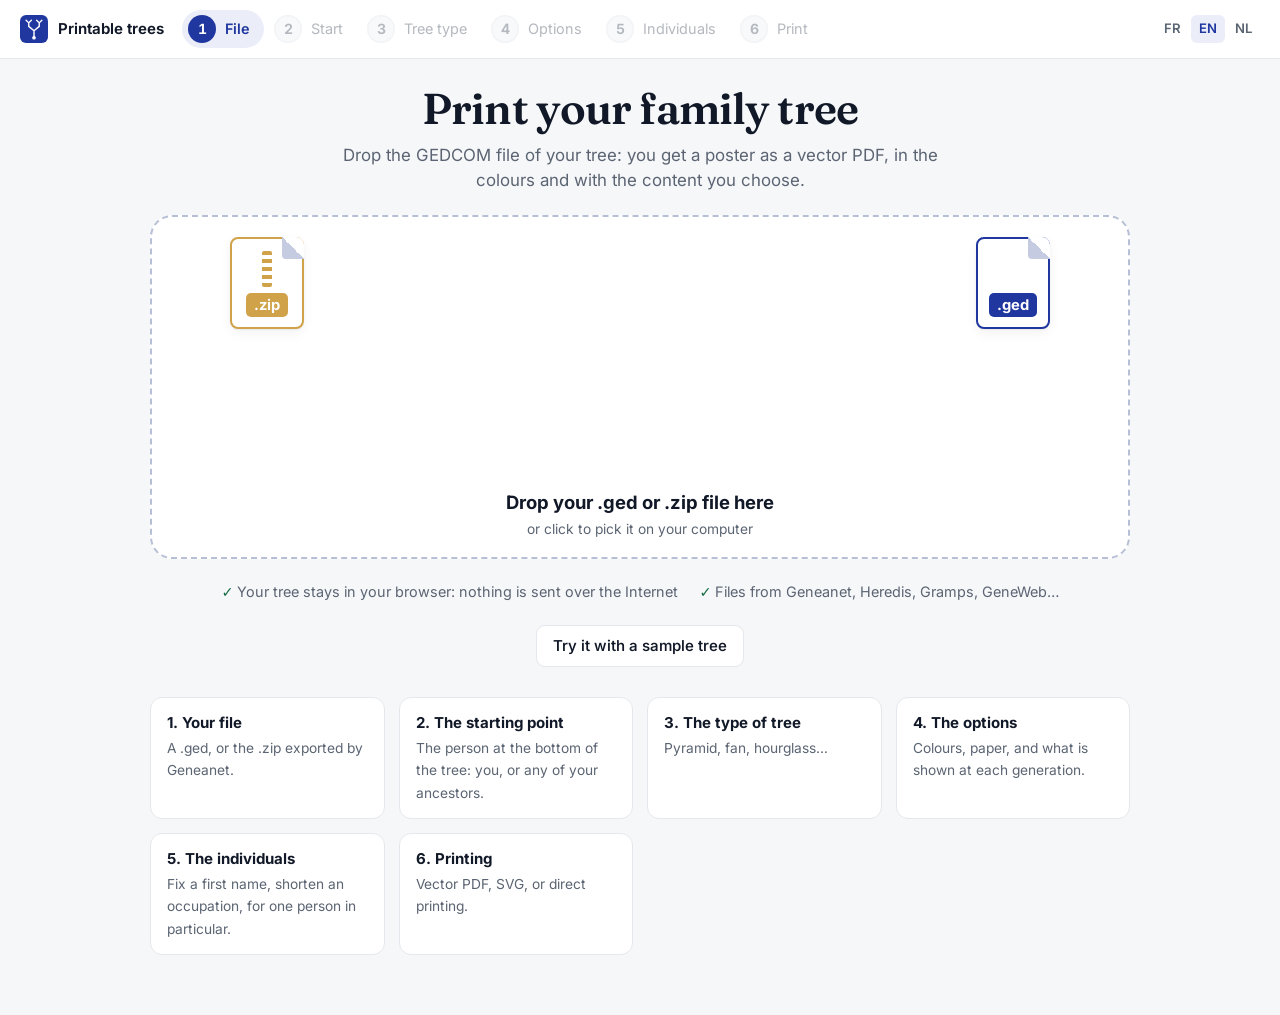
<file: index.html>
<!doctype html>
<html lang="fr">
  <head>
    <meta charset="UTF-8" />
    <meta name="viewport" content="width=device-width, initial-scale=1, viewport-fit=cover" />
    <meta name="theme-color" content="#1f379f" />
    <meta name="description" content="Imprimer son arbre généalogique à partir d’un fichier GEDCOM : pyramide, éventail, sablier. PDF vectoriel, nombreuses couleurs et langues. Rien n’est envoyé sur Internet." />
    <link rel="icon" href="./icon.svg" type="image/svg+xml" />
    <title>Imprimer son arbre généalogique</title>
    <script type="module" crossorigin src="./assets/index-VYJFYdnl.js"></script>
    <link rel="stylesheet" crossorigin href="./assets/index-C0yb7LeR.css">
  </head>
  <body>
    <div id="app"></div>
  </body>
</html>
</file>
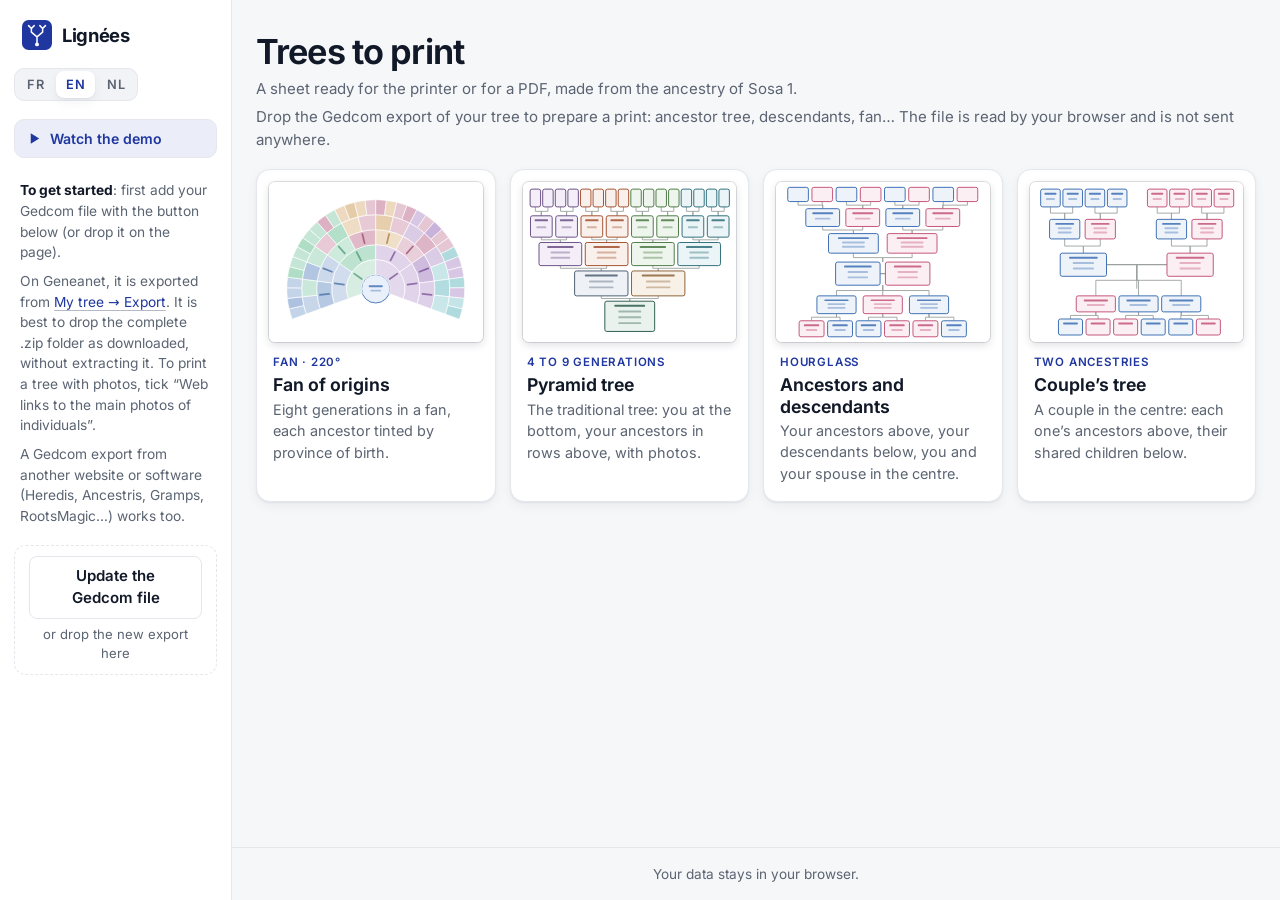
<file: print+en-gb/index.html>
<!doctype html>
<html lang="en-GB">
  <head>
    <meta charset="UTF-8" />
    <meta name="viewport" content="width=device-width, initial-scale=1, viewport-fit=cover" />
    <meta name="theme-color" content="#1f379f" />
    <meta name="description" content="Print your family tree from a GEDCOM file: fan, pyramid, hourglass, couple’s tree. Nothing is sent over the Internet." />
    <link rel="icon" href="../icon.svg" type="image/svg+xml" />
    <link rel="apple-touch-icon" href="../icon-192.png" />
    <meta name="robots" content="index, follow" />
    <title>Print your family tree · Lignées</title>
    <link rel="canonical" href="https://ici.be/gedcom-print/print+en-gb/" />
    <link rel="alternate" hreflang="fr-BE" href="https://ici.be/gedcom-print/print+fr-be/" />
    <link rel="alternate" hreflang="en-GB" href="https://ici.be/gedcom-print/print+en-gb/" />
    <link rel="alternate" hreflang="nl-BE" href="https://ici.be/gedcom-print/print+nl-be/" />
    <link rel="alternate" hreflang="x-default" href="https://ici.be/gedcom-print/" />
    <meta property="og:type" content="website" />
    <meta property="og:site_name" content="Lignées" />
    <meta property="og:title" content="Print your family tree · Lignées" />
    <meta property="og:description" content="Print your family tree from a GEDCOM file: fan, pyramid, hourglass, couple’s tree. Nothing is sent over the Internet." />
    <meta property="og:url" content="https://ici.be/gedcom-print/print+en-gb/" />
    <meta property="og:locale" content="en_GB" />
    <meta property="og:locale:alternate" content="fr_BE" />
    <meta property="og:locale:alternate" content="nl_BE" />
    <meta property="og:image" content="https://ici.be/gedcom-print/partage-print-en.png" />
    <meta property="og:image:width" content="1200" />
    <meta property="og:image:height" content="630" />
    <meta property="og:image:alt" content="A fan of eight generations of ancestors, tinted by province of birth." />
    <meta name="twitter:card" content="summary_large_image" />
    <meta name="twitter:title" content="Print your family tree · Lignées" />
    <meta name="twitter:description" content="Print your family tree from a GEDCOM file: fan, pyramid, hourglass, couple’s tree. Nothing is sent over the Internet." />
    <meta name="twitter:image" content="https://ici.be/gedcom-print/partage-print-en.png" />
    <script type="module" crossorigin src="../assets/jsxRuntime-CO14URlN.js"></script>
    <script type="module" crossorigin src="../assets/main-Bx2-SzTo.js"></script>
    <link rel="stylesheet" crossorigin href="../assets/main-BFWq1Lyw.css">
  <link rel="manifest" href="../manifest.webmanifest"></head>
  <body>
    <div id="app"></div>
  </body>
</html>
</file>
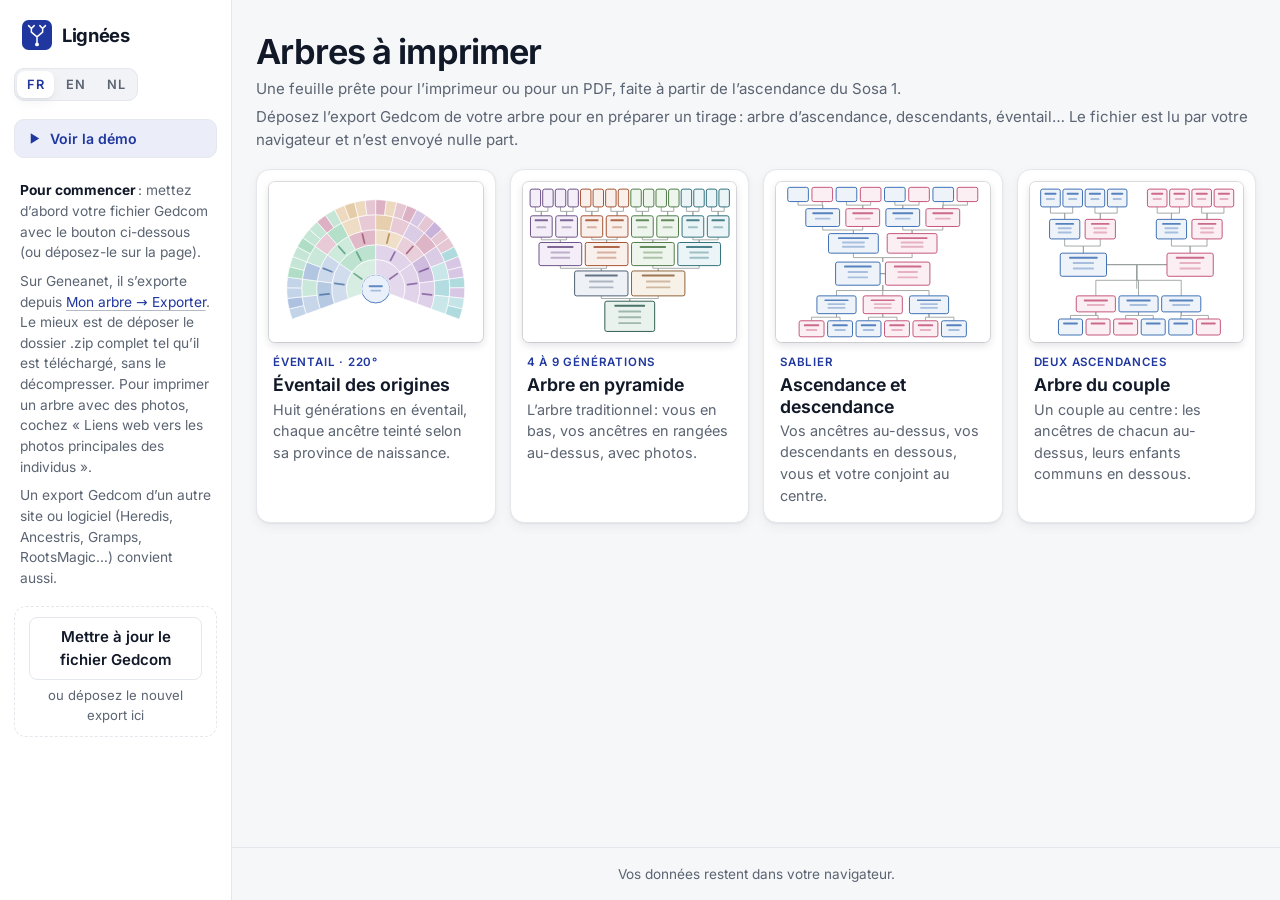
<file: print+fr-be/index.html>
<!doctype html>
<html lang="fr-BE">
  <head>
    <meta charset="UTF-8" />
    <meta name="viewport" content="width=device-width, initial-scale=1, viewport-fit=cover" />
    <meta name="theme-color" content="#1f379f" />
    <meta name="description" content="Imprimer son arbre généalogique à partir d’un fichier GEDCOM : éventail, pyramide, sablier, arbre du couple. Rien n’est envoyé sur Internet." />
    <link rel="icon" href="../icon.svg" type="image/svg+xml" />
    <link rel="apple-touch-icon" href="../icon-192.png" />
    <meta name="robots" content="index, follow" />
    <title>Imprimer son arbre généalogique · Lignées</title>
    <link rel="canonical" href="https://ici.be/gedcom-print/print+fr-be/" />
    <link rel="alternate" hreflang="fr-BE" href="https://ici.be/gedcom-print/print+fr-be/" />
    <link rel="alternate" hreflang="en-GB" href="https://ici.be/gedcom-print/print+en-gb/" />
    <link rel="alternate" hreflang="nl-BE" href="https://ici.be/gedcom-print/print+nl-be/" />
    <link rel="alternate" hreflang="x-default" href="https://ici.be/gedcom-print/" />
    <meta property="og:type" content="website" />
    <meta property="og:site_name" content="Lignées" />
    <meta property="og:title" content="Imprimer son arbre généalogique · Lignées" />
    <meta property="og:description" content="Imprimer son arbre généalogique à partir d’un fichier GEDCOM : éventail, pyramide, sablier, arbre du couple. Rien n’est envoyé sur Internet." />
    <meta property="og:url" content="https://ici.be/gedcom-print/print+fr-be/" />
    <meta property="og:locale" content="fr_BE" />
    <meta property="og:locale:alternate" content="en_GB" />
    <meta property="og:locale:alternate" content="nl_BE" />
    <meta property="og:image" content="https://ici.be/gedcom-print/partage-print-fr.png" />
    <meta property="og:image:width" content="1200" />
    <meta property="og:image:height" content="630" />
    <meta property="og:image:alt" content="Un éventail de huit générations d’ancêtres, teinté selon les provinces de naissance." />
    <meta name="twitter:card" content="summary_large_image" />
    <meta name="twitter:title" content="Imprimer son arbre généalogique · Lignées" />
    <meta name="twitter:description" content="Imprimer son arbre généalogique à partir d’un fichier GEDCOM : éventail, pyramide, sablier, arbre du couple. Rien n’est envoyé sur Internet." />
    <meta name="twitter:image" content="https://ici.be/gedcom-print/partage-print-fr.png" />
    <script type="module" crossorigin src="../assets/jsxRuntime-CO14URlN.js"></script>
    <script type="module" crossorigin src="../assets/main-Bx2-SzTo.js"></script>
    <link rel="stylesheet" crossorigin href="../assets/main-BFWq1Lyw.css">
  <link rel="manifest" href="../manifest.webmanifest"></head>
  <body>
    <div id="app"></div>
  </body>
</html>
</file>
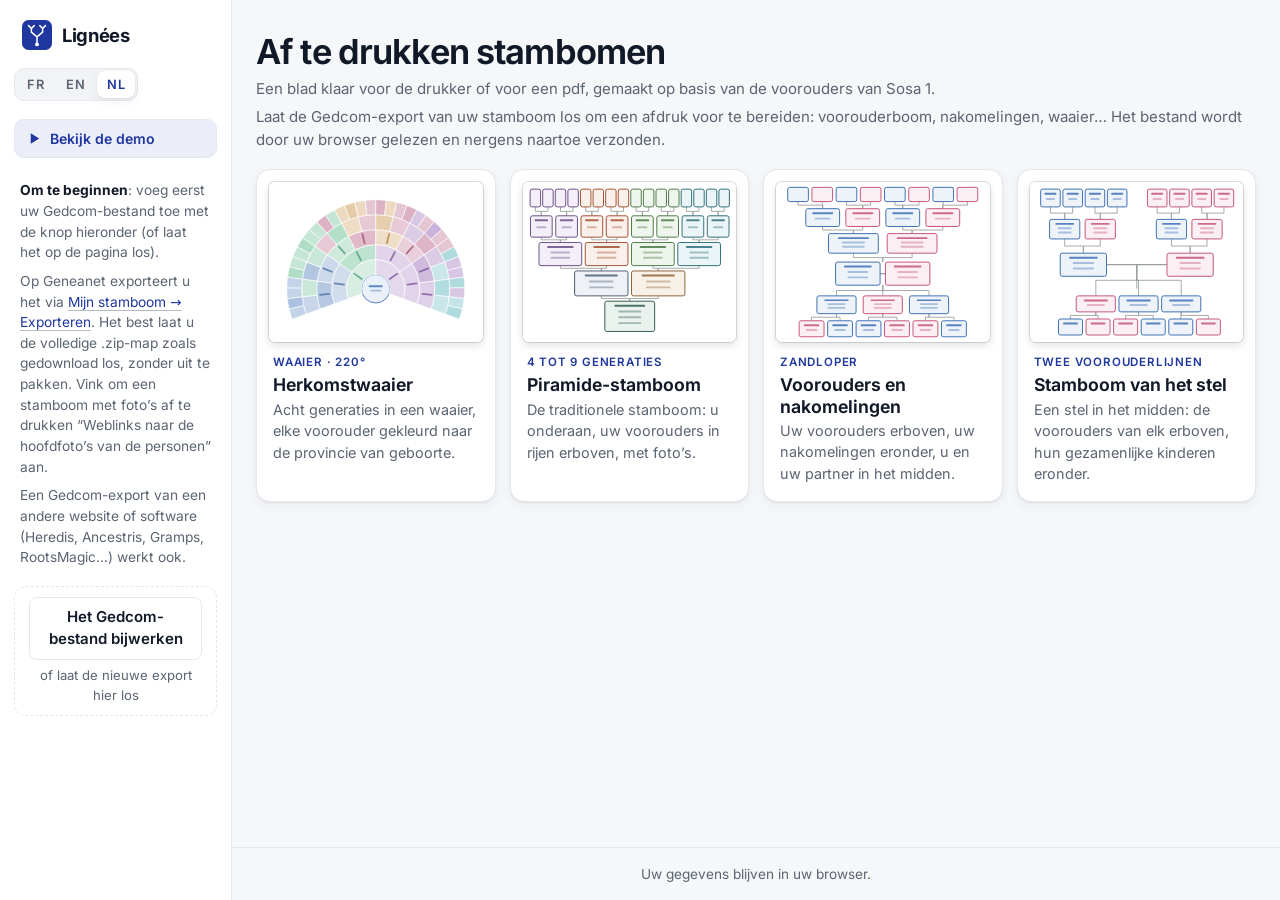
<file: print+nl-be/index.html>
<!doctype html>
<html lang="nl-BE">
  <head>
    <meta charset="UTF-8" />
    <meta name="viewport" content="width=device-width, initial-scale=1, viewport-fit=cover" />
    <meta name="theme-color" content="#1f379f" />
    <meta name="description" content="Druk uw stamboom af op basis van een GEDCOM-bestand: waaier, piramide, zandloper, stamboom van het stel. Er wordt niets over het internet verzonden." />
    <link rel="icon" href="../icon.svg" type="image/svg+xml" />
    <link rel="apple-touch-icon" href="../icon-192.png" />
    <meta name="robots" content="index, follow" />
    <title>Uw stamboom afdrukken · Lignées</title>
    <link rel="canonical" href="https://ici.be/gedcom-print/print+nl-be/" />
    <link rel="alternate" hreflang="fr-BE" href="https://ici.be/gedcom-print/print+fr-be/" />
    <link rel="alternate" hreflang="en-GB" href="https://ici.be/gedcom-print/print+en-gb/" />
    <link rel="alternate" hreflang="nl-BE" href="https://ici.be/gedcom-print/print+nl-be/" />
    <link rel="alternate" hreflang="x-default" href="https://ici.be/gedcom-print/" />
    <meta property="og:type" content="website" />
    <meta property="og:site_name" content="Lignées" />
    <meta property="og:title" content="Uw stamboom afdrukken · Lignées" />
    <meta property="og:description" content="Druk uw stamboom af op basis van een GEDCOM-bestand: waaier, piramide, zandloper, stamboom van het stel. Er wordt niets over het internet verzonden." />
    <meta property="og:url" content="https://ici.be/gedcom-print/print+nl-be/" />
    <meta property="og:locale" content="nl_BE" />
    <meta property="og:locale:alternate" content="fr_BE" />
    <meta property="og:locale:alternate" content="en_GB" />
    <meta property="og:image" content="https://ici.be/gedcom-print/partage-print-nl.png" />
    <meta property="og:image:width" content="1200" />
    <meta property="og:image:height" content="630" />
    <meta property="og:image:alt" content="Een waaier van acht generaties voorouders, gekleurd naar de provincie van geboorte." />
    <meta name="twitter:card" content="summary_large_image" />
    <meta name="twitter:title" content="Uw stamboom afdrukken · Lignées" />
    <meta name="twitter:description" content="Druk uw stamboom af op basis van een GEDCOM-bestand: waaier, piramide, zandloper, stamboom van het stel. Er wordt niets over het internet verzonden." />
    <meta name="twitter:image" content="https://ici.be/gedcom-print/partage-print-nl.png" />
    <script type="module" crossorigin src="../assets/jsxRuntime-CO14URlN.js"></script>
    <script type="module" crossorigin src="../assets/main-Bx2-SzTo.js"></script>
    <link rel="stylesheet" crossorigin href="../assets/main-BFWq1Lyw.css">
  <link rel="manifest" href="../manifest.webmanifest"></head>
  <body>
    <div id="app"></div>
  </body>
</html>
</file>
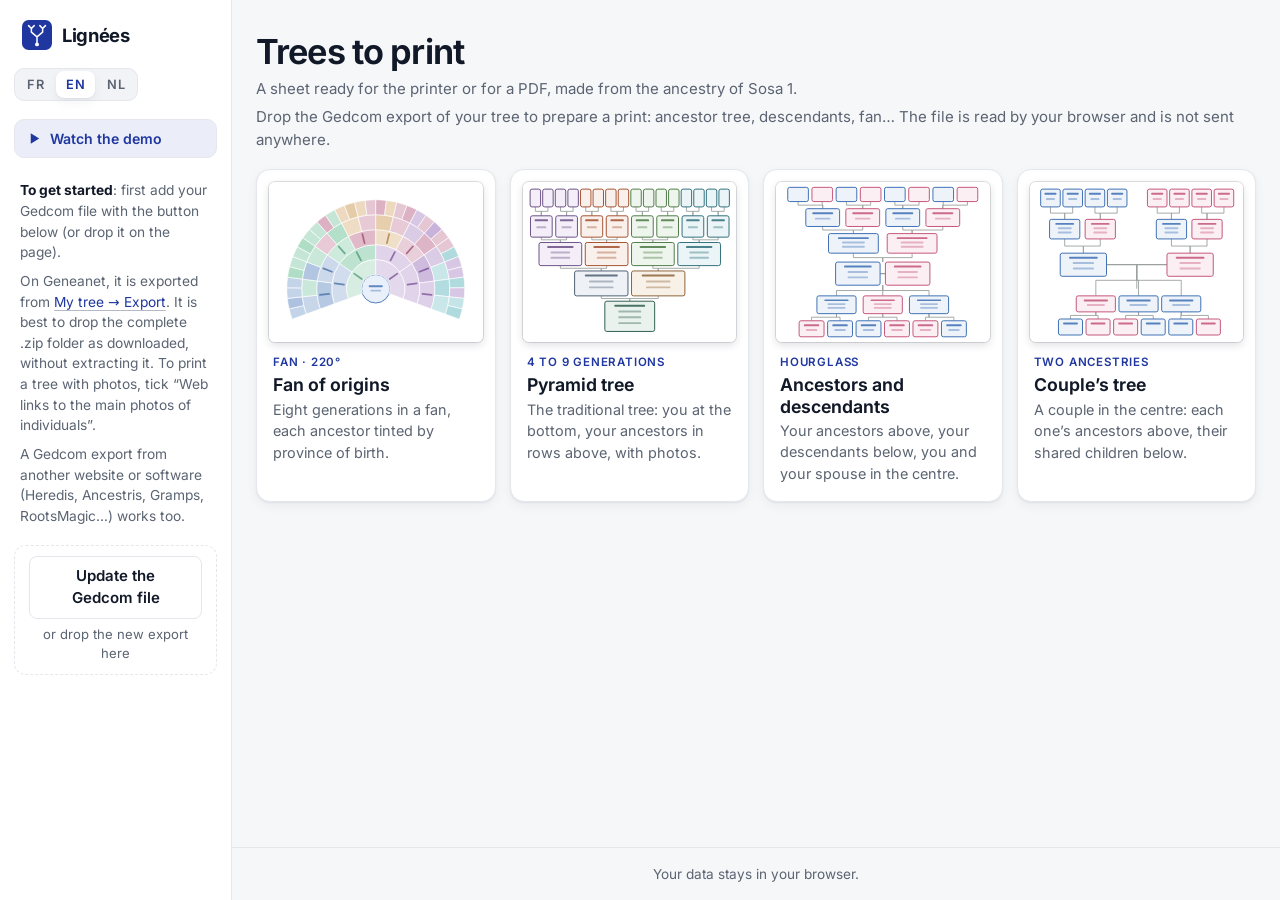
<file: print/index.html>
<!doctype html>
<html lang="fr">
  <head>
    <meta charset="UTF-8" />
    <meta name="viewport" content="width=device-width, initial-scale=1, viewport-fit=cover" />
    <meta name="theme-color" content="#1f379f" />
    <meta name="description" content="Imprimer son arbre généalogique à partir d’un fichier GEDCOM : éventail, pyramide, sablier, arbre du couple. Rien n’est envoyé sur Internet." />
    <link rel="icon" href="../icon.svg" type="image/svg+xml" />
    <link rel="apple-touch-icon" href="../icon-192.png" />
    <meta name="robots" content="index, follow" />
    <title>Imprimer son arbre généalogique · Lignées</title>
    <link rel="canonical" href="https://ici.be/gedcom-print/" />
    <link rel="alternate" hreflang="fr-BE" href="https://ici.be/gedcom-print/print+fr-be/" />
    <link rel="alternate" hreflang="en-GB" href="https://ici.be/gedcom-print/print+en-gb/" />
    <link rel="alternate" hreflang="nl-BE" href="https://ici.be/gedcom-print/print+nl-be/" />
    <link rel="alternate" hreflang="x-default" href="https://ici.be/gedcom-print/" />
    <meta property="og:type" content="website" />
    <meta property="og:site_name" content="Lignées" />
    <meta property="og:title" content="Imprimer son arbre généalogique · Lignées" />
    <meta property="og:description" content="Imprimer son arbre généalogique à partir d’un fichier GEDCOM : éventail, pyramide, sablier, arbre du couple. Rien n’est envoyé sur Internet." />
    <meta property="og:url" content="https://ici.be/gedcom-print/" />
    <meta property="og:locale" content="fr_BE" />
    <meta property="og:locale:alternate" content="fr_BE" />
    <meta property="og:locale:alternate" content="en_GB" />
    <meta property="og:locale:alternate" content="nl_BE" />
    <meta property="og:image" content="https://ici.be/gedcom-print/partage-print-fr.png" />
    <meta property="og:image:width" content="1200" />
    <meta property="og:image:height" content="630" />
    <meta property="og:image:alt" content="Un éventail de huit générations d’ancêtres, teinté selon les provinces de naissance." />
    <meta name="twitter:card" content="summary_large_image" />
    <meta name="twitter:title" content="Imprimer son arbre généalogique · Lignées" />
    <meta name="twitter:description" content="Imprimer son arbre généalogique à partir d’un fichier GEDCOM : éventail, pyramide, sablier, arbre du couple. Rien n’est envoyé sur Internet." />
    <meta name="twitter:image" content="https://ici.be/gedcom-print/partage-print-fr.png" />
    <script type="module" crossorigin src="../assets/jsxRuntime-CO14URlN.js"></script>
    <script type="module" crossorigin src="../assets/main-Bx2-SzTo.js"></script>
    <link rel="stylesheet" crossorigin href="../assets/main-BFWq1Lyw.css">
  <link rel="manifest" href="../manifest.webmanifest"></head>
  <body>
    <div id="app"></div>
  </body>
</html>
</file>
<file: assets/index-C0yb7LeR.css>
@font-face{font-family:Inter Variable;font-style:normal;font-display:swap;font-weight:100 900;src:url(./inter-cyrillic-ext-wght-normal-BOeWTOD4.woff2)format("woff2-variations");unicode-range:U+460-52F,U+1C80-1C8A,U+20B4,U+2DE0-2DFF,U+A640-A69F,U+FE2E-FE2F}@font-face{font-family:Inter Variable;font-style:normal;font-display:swap;font-weight:100 900;src:url(./inter-cyrillic-wght-normal-DqGufNeO.woff2)format("woff2-variations");unicode-range:U+301,U+400-45F,U+490-491,U+4B0-4B1,U+2116}@font-face{font-family:Inter Variable;font-style:normal;font-display:swap;font-weight:100 900;src:url(./inter-greek-ext-wght-normal-DlzME5K_.woff2)format("woff2-variations");unicode-range:U+1F??}@font-face{font-family:Inter Variable;font-style:normal;font-display:swap;font-weight:100 900;src:url(./inter-greek-wght-normal-CkhJZR-_.woff2)format("woff2-variations");unicode-range:U+370-377,U+37A-37F,U+384-38A,U+38C,U+38E-3A1,U+3A3-3FF}@font-face{font-family:Inter Variable;font-style:normal;font-display:swap;font-weight:100 900;src:url(./inter-vietnamese-wght-normal-CBcvBZtf.woff2)format("woff2-variations");unicode-range:U+102-103,U+110-111,U+128-129,U+168-169,U+1A0-1A1,U+1AF-1B0,U+300-301,U+303-304,U+308-309,U+323,U+329,U+1EA0-1EF9,U+20AB}@font-face{font-family:Inter Variable;font-style:normal;font-display:swap;font-weight:100 900;src:url(./inter-latin-ext-wght-normal-DO1Apj_S.woff2)format("woff2-variations");unicode-range:U+100-2BA,U+2BD-2C5,U+2C7-2CC,U+2CE-2D7,U+2DD-2FF,U+304,U+308,U+329,U+1D00-1DBF,U+1E00-1E9F,U+1EF2-1EFF,U+2020,U+20A0-20AB,U+20AD-20C0,U+2113,U+2C60-2C7F,U+A720-A7FF}@font-face{font-family:Inter Variable;font-style:normal;font-display:swap;font-weight:100 900;src:url(./inter-latin-wght-normal-Dx4kXJAl.woff2)format("woff2-variations");unicode-range:U+??,U+131,U+152-153,U+2BB-2BC,U+2C6,U+2DA,U+2DC,U+304,U+308,U+329,U+2000-206F,U+20AC,U+2122,U+2191,U+2193,U+2212,U+2215,U+FEFF,U+FFFD}@font-face{font-family:Fraunces;font-style:normal;font-display:swap;font-weight:400;src:url(./fraunces-latin-400-normal-6IfK1voy.woff2)format("woff2"),url(./fraunces-latin-400-normal-NUPT2cO8.woff)format("woff")}@font-face{font-family:Fraunces;font-style:normal;font-display:swap;font-weight:500;src:url(./fraunces-latin-500-normal-DnGCNyPD.woff2)format("woff2"),url(./fraunces-latin-500-normal-BTR4KCeb.woff)format("woff")}@font-face{font-family:Fraunces;font-style:normal;font-display:swap;font-weight:600;src:url(./fraunces-latin-600-normal-BFCDtZfi.woff2)format("woff2"),url(./fraunces-latin-600-normal-DL5QCzvS.woff)format("woff")}@font-face{font-family:Fira Sans Condensed;font-style:normal;font-display:swap;font-weight:400;src:url(./fira-sans-condensed-latin-400-normal-BmvZHCvU.woff2)format("woff2"),url(./fira-sans-condensed-latin-400-normal-DUDySaEU.woff)format("woff")}@font-face{font-family:Fira Sans Condensed;font-style:italic;font-display:swap;font-weight:400;src:url(./fira-sans-condensed-latin-400-italic-Dzr_6KAE.woff2)format("woff2"),url(./fira-sans-condensed-latin-400-italic-BADzJqQw.woff)format("woff")}@font-face{font-family:Fira Sans Condensed;font-style:normal;font-display:swap;font-weight:500;src:url(./fira-sans-condensed-latin-500-normal-B1UMRPS4.woff2)format("woff2"),url(./fira-sans-condensed-latin-500-normal-BbCxD8sU.woff)format("woff")}@font-face{font-family:Fira Sans Condensed;font-style:normal;font-display:swap;font-weight:600;src:url(./fira-sans-condensed-latin-600-normal-CdJSnjCb.woff2)format("woff2"),url(./fira-sans-condensed-latin-600-normal-BqwbndUu.woff)format("woff")}:root{--bg:#f6f7f9;--panel:#fff;--panel-2:#f1f3f6;--fg:#111827;--muted:#5b6472;--line:#e4e7ec;--accent:#1f379f;--accent-fg:#fff;--accent-bg:#ebeef9;--ok:#146c43;--ok-bg:#e3f4ea;--mid:#8a5300;--mid-bg:#fdf0d5;--ko:#b42318;--ko-bg:#fde8e6;--orange:#e0612b;--shadow:0 1px 2px #1018280f, 0 4px 12px #1018280d;--display:"Inter Variable", system-ui, sans-serif;--serif:"Fraunces", Georgia, serif;--radius:12px;--lightningcss-light:initial;--lightningcss-dark: ;color-scheme:light}@media (prefers-color-scheme:dark){:root:not([data-theme=light]){--bg:#0f1115;--panel:#171a21;--panel-2:#1f232c;--fg:#e6e8ee;--muted:#9aa3b2;--line:#2a2f3a;--accent:#8fa2ff;--accent-fg:#0b1020;--accent-bg:#1d2547;--ok:#6fd49b;--ok-bg:#12301f;--mid:#ffc76e;--mid-bg:#3a2d12;--ko:#ff978a;--ko-bg:#3d1c18;--shadow:0 1px 2px #00000059;--lightningcss-light: ;--lightningcss-dark:initial;color-scheme:dark}}*{box-sizing:border-box}html,body{min-height:100%;margin:0}body{background:var(--bg);color:var(--fg);font:15px/1.5 var(--display);-webkit-font-smoothing:antialiased}h1,h2,h3{letter-spacing:-.01em;margin:0;line-height:1.2}h1{font-size:2.1rem}h2{font-size:1.25rem}h3{font-size:1rem}p{margin:0}a{color:var(--accent)}button,select,input{font:inherit;color:inherit}.aide{color:var(--muted);font-size:.86rem}.mut{color:var(--muted)}.sr{clip:rect(0 0 0 0);white-space:nowrap;width:1px;height:1px;position:absolute;overflow:hidden}.bandeau{z-index:20;background:var(--panel);border-bottom:1px solid var(--line);align-items:center;gap:18px;padding:10px 20px;display:flex;position:sticky;top:0}.marque{color:inherit;white-space:nowrap;align-items:center;gap:10px;font-weight:650;text-decoration:none;display:flex}.marque img{width:28px;height:28px}.etapes{scrollbar-width:none;flex:1;gap:4px;margin:0;padding:0;list-style:none;display:flex;overflow-x:auto}.etapes li>a,.etapes li>span{color:var(--muted);white-space:nowrap;border-radius:999px;align-items:center;gap:9px;padding:5px 14px 5px 6px;font-size:.9rem;text-decoration:none;transition:background .15s,color .15s;display:flex}.etapes .num{background:var(--panel-2);width:28px;height:28px;box-shadow:inset 0 0 0 1.5px var(--line);font-variant-numeric:tabular-nums;color:var(--muted);border-radius:50%;flex:none;justify-content:center;align-items:center;padding:0;font-size:.88rem;font-weight:650;line-height:1;display:inline-flex}.etapes li>a:hover{background:var(--panel-2);color:var(--fg)}.etapes .courante{background:var(--accent-bg);color:var(--accent);font-weight:600}.etapes .courante .num{background:var(--accent);box-shadow:none;color:var(--accent-fg)}.etapes .faite .num{background:var(--ok-bg);box-shadow:inset 0 0 0 1.5px var(--ok);color:var(--ok);font-size:.95rem}.etapes .bloquee{opacity:.45;cursor:default}.langues{gap:2px;display:flex}.langues button{cursor:pointer;color:var(--muted);background:0 0;border:0;border-radius:6px;padding:4px 8px;font-size:.82rem;font-weight:600}.langues button[aria-pressed=true]{background:var(--accent-bg);color:var(--accent)}main{padding:24px 20px 60px}.page{max-width:1100px;margin:0 auto}.btn{border:1px solid var(--line);background:var(--panel);cursor:pointer;color:var(--fg);border-radius:9px;justify-content:center;align-items:center;gap:8px;padding:9px 16px;font-weight:550;text-decoration:none;display:inline-flex}.btn:hover{background:var(--panel-2)}.btn.primaire{background:var(--accent);border-color:var(--accent);color:var(--accent-fg)}.btn.primaire:hover{filter:brightness(1.1)}.btn.petit{padding:5px 10px;font-size:.86rem}.btn[aria-pressed=true]{border-color:var(--accent);background:var(--accent-bg);color:var(--accent)}.btn:disabled{opacity:.5;cursor:default}.btn.lien{color:var(--accent);background:0 0;border:0;padding:4px 6px}input[type=text],input[type=search],input[type=number],select{border:1px solid var(--line);background:var(--panel);border-radius:8px;width:100%;padding:7px 10px}input:focus-visible,select:focus-visible,button:focus-visible,a:focus-visible,[tabindex]:focus-visible{outline:2px solid var(--accent);outline-offset:1px}label.champ{gap:4px;font-size:.88rem;display:grid}label.champ>span:first-child{font-weight:600}.case{cursor:pointer;align-items:center;gap:8px;display:flex}.case input{width:16px;height:16px;accent-color:var(--accent)}.nav-bas{justify-content:space-between;gap:12px;margin-top:28px;display:flex}.accueil{text-align:center;gap:22px;max-width:980px;margin:0 auto;display:grid}.accueil h1{font-family:var(--serif);letter-spacing:-.02em;font-size:clamp(1.9rem,4vw,2.7rem);font-weight:600}.accueil .sous{color:var(--muted);max-width:640px;margin:8px auto 0;font-size:1.05rem}.depot{background:var(--panel);cursor:pointer;border:2.5px dashed #b7bfd6;border-radius:22px;padding:0;transition:border-color .2s,background .2s,box-shadow .2s;display:block;position:relative;overflow:hidden}.depot:hover,.depot.survol{border-color:var(--accent);background:var(--accent-bg);box-shadow:var(--shadow)}.depot input{opacity:0;cursor:pointer;width:100%;height:100%;position:absolute;inset:0}.scene{height:340px;position:relative}.scene .consigne{pointer-events:none;gap:2px;display:grid;position:absolute;bottom:18px;left:0;right:0}.scene .consigne strong{font-size:1.15rem}.fichier{width:74px;height:92px;box-shadow:var(--shadow);color:#fff;z-index:3;background:#fff;border:2px solid #c5cbe0;border-radius:8px;align-content:end;justify-items:center;padding-bottom:10px;font-size:.92rem;font-weight:700;display:grid;position:absolute}.fichier:before{content:"";background:linear-gradient(225deg, var(--panel) 50%, #c5cbe0 50%);border-radius:0 8px 0 4px;width:22px;height:22px;position:absolute;top:-2px;right:-2px}.fichier.zip{background:#fff;border-color:#d0a24a;animation:9s infinite tombe-zip;top:20px;left:8%}.fichier.zip:after{content:"";background:repeating-linear-gradient(#d0a24a 0 4px,#fff 4px 8px);border-radius:2px;width:10px;height:36px;margin-left:-5px;position:absolute;top:12px;left:50%}.fichier.ged{border-color:var(--accent);animation:9s infinite tombe-ged;top:20px;right:8%}.fichier span{background:#d0a24a;border-radius:5px;padding:1px 8px}.fichier.ged span{background:var(--accent)}.graphiques{justify-content:center;gap:14px;padding:0 14px;display:flex;position:absolute;top:40px;left:0;right:0}.graphiques .carte{border:1px solid var(--line);opacity:0;background:#fff;border-radius:12px;flex:none;width:190px;animation:9s infinite sort;overflow:hidden;transform:translateY(70px)scale(.6);box-shadow:0 6px 22px #1f379f2e}.graphiques .carte:nth-child(2){animation-delay:.25s}.graphiques .carte:nth-child(3){animation-delay:.5s}.graphiques .carte:nth-child(4){animation-delay:.75s}.graphiques svg{width:100%;height:auto;display:block}.graphiques .carte b{color:var(--muted);text-align:left;padding:5px 8px 7px;font-size:.78rem;font-weight:600;display:block}@keyframes tombe-zip{0%,6%{opacity:0;transform:translate(-20px,-30px)rotate(-14deg)scale(1)}14%{opacity:1;transform:translate(0)rotate(-8deg)scale(1)}34%{opacity:1;transform:translate(150%,70px)rotate(4deg)scale(.9)}42%,to{opacity:0;transform:translate(260%,110px)rotate(0)scale(.4)}}@keyframes tombe-ged{0%,10%{opacity:0;transform:translate(20px,-30px)rotate(14deg)scale(1)}18%{opacity:1;transform:translate(0)rotate(8deg)scale(1)}38%{opacity:1;transform:translate(-150%,70px)rotate(-4deg)scale(.9)}46%,to{opacity:0;transform:translate(-260%,110px)rotate(0)scale(.4)}}@keyframes sort{0%,44%{opacity:0;transform:translateY(70px)scale(.6)}54%{opacity:1;transform:translateY(0)scale(1.04)}58%{transform:translateY(0)scale(1)}90%{opacity:1;transform:translateY(0)scale(1)}to{opacity:0;transform:translateY(-14px)scale(1)}}@media (prefers-reduced-motion:reduce){.fichier.zip,.fichier.ged{opacity:1;animation:none;top:40px;transform:none}.fichier.zip{left:3%}.fichier.ged{right:3%}.graphiques .carte{opacity:1;animation:none;transform:none}}@media (width<=860px){.graphiques .carte:nth-child(n+3),.fichier{display:none}.scene{height:300px}}.confiance{color:var(--muted);flex-wrap:wrap;justify-content:center;gap:8px 22px;font-size:.9rem;display:flex}.confiance span:before{content:"✓ ";color:var(--ok);font-weight:700}.erreur{background:var(--ko-bg);color:var(--ko);text-align:left;border-radius:10px;padding:10px 14px}.reprise{background:var(--panel);border:1px solid var(--line);border-radius:var(--radius);text-align:left;justify-content:space-between;align-items:center;gap:12px;padding:14px 18px;display:flex}.etapes-presentation{text-align:left;grid-template-columns:repeat(auto-fit,minmax(210px,1fr));gap:14px;margin-top:8px;display:grid}.etapes-presentation li{background:var(--panel);border:1px solid var(--line);border-radius:var(--radius);padding:14px 16px;list-style:none}.etapes-presentation ol{margin:0;padding:0;display:contents}.etapes-presentation b{margin-bottom:2px;display:block}.depart{grid-template-columns:minmax(300px,1fr) minmax(300px,1fr);align-items:start;gap:24px;display:grid}.depart-gauche{gap:24px;min-width:0;display:grid}.apercu-depart{justify-items:center;position:sticky;top:70px}.mini-eventail{text-align:center;justify-items:center;gap:8px;width:100%;display:grid}.mini-eventail svg{width:100%;max-width:460px;height:auto}.carte-panel{background:var(--panel);border:1px solid var(--line);border-radius:var(--radius);box-shadow:var(--shadow);gap:12px;padding:16px 18px;display:grid}.liste-personnes{border:1px solid var(--line);border-radius:10px;max-height:calc(11rem + 2px);margin:0;padding:0;list-style:none;overflow-y:auto}.liste-personnes li button{text-align:left;border:0;border-bottom:1px solid var(--line);background:var(--panel);cursor:pointer;grid-template-columns:1fr auto;align-items:center;gap:2px 10px;width:100%;min-height:2.75rem;padding:8px 12px;display:grid}.liste-personnes li:last-child button{border-bottom:0}.liste-personnes li button:hover{background:var(--panel-2)}.liste-personnes li button[aria-pressed=true]{background:var(--accent-bg)}.liste-personnes .petit{color:var(--muted);font-size:.82rem}.etiquette{background:var(--panel-2);color:var(--muted);font-variant-numeric:tabular-nums;border-radius:999px;padding:1px 8px;font-size:.78rem;display:inline-block}.personne-choisie{background:var(--accent-bg);border-radius:10px;gap:6px;padding:12px 14px;display:grid}.personne-choisie strong{font-size:1.2rem;font-family:var(--serif);font-weight:600}.groupe-boutons{flex-wrap:wrap;gap:6px;display:flex}.types{grid-template-columns:repeat(auto-fill,minmax(250px,1fr));gap:16px;margin-top:18px;display:grid}.type{background:var(--panel);border:2px solid var(--line);border-radius:var(--radius);text-align:left;cursor:pointer;box-shadow:var(--shadow);gap:8px;padding:10px;display:grid}.type:hover:not(:disabled){border-color:#9aa8dd}.type[aria-pressed=true]{border-color:var(--accent);background:var(--accent-bg)}.type:disabled{opacity:.6;cursor:default;box-shadow:none}.type .feuille-mini{border:1px solid var(--line);background:#fff;border-radius:6px;overflow:hidden}.type .feuille-mini svg{width:100%;height:auto;display:block}.type .repere{text-transform:uppercase;letter-spacing:.08em;color:var(--muted);font-size:.74rem}.type .bientot{background:var(--mid-bg);color:var(--mid);border-radius:999px;justify-self:start;padding:1px 9px;font-size:.76rem;font-weight:600}.atelier{grid-template-columns:minmax(340px,470px) minmax(0,1fr);align-items:start;gap:20px;display:grid}.atelier.large{grid-template-columns:minmax(380px,700px) minmax(0,1fr)}.reglages{gap:14px;min-width:0;display:grid}.reglages>section{background:var(--panel);border:1px solid var(--line);border-radius:var(--radius);box-shadow:var(--shadow);gap:12px;padding:14px 16px;display:grid}.reglages h2{font-size:1rem}.grille-2{grid-template-columns:1fr 1fr;gap:10px 12px;display:grid}.apercu-colonne{gap:8px;display:grid;position:sticky;top:70px}.apercu{border-radius:var(--radius);background:#d9dde5;max-height:calc(100vh - 130px);padding:14px;overflow:auto;box-shadow:inset 0 1px 4px #0000001f}.apercu svg.feuille{background:#fff;width:100%;height:auto;display:block;box-shadow:0 2px 14px #00000038}.apercu.zoom svg.feuille{width:240%}.apercu.zoom{cursor:grab}.apercu.zoom.deplace{cursor:grabbing;-webkit-user-select:none;user-select:none}.apercu.zoom svg.feuille .zone{cursor:inherit}.apercu svg.feuille .zone{cursor:pointer}.apercu svg.feuille .zone:hover{fill:#e0612b1a}.barre-apercu{justify-content:space-between;align-items:center;gap:10px;display:flex}.familles{flex-wrap:wrap;gap:6px;margin-bottom:10px;display:flex}.themes{grid-template-columns:repeat(auto-fill,minmax(130px,1fr));gap:8px;display:grid}.theme{border:2px solid var(--line);background:var(--panel);cursor:pointer;text-align:left;border-radius:10px;gap:5px;padding:7px;font-size:.78rem;line-height:1.2;display:grid}.theme[aria-pressed=true]{border-color:var(--accent);background:var(--accent-bg)}.theme .pastilles{gap:3px;display:flex}.theme .pastilles i{border:2px solid;border-radius:4px;flex:1;height:18px}.tableau-gen{margin:0 -4px;overflow-x:auto}.tableau-gen table{border-collapse:collapse;width:100%;font-size:.82rem}.tableau-gen th,.tableau-gen td{text-align:center;border-bottom:1px solid var(--line);white-space:nowrap;padding:4px 2px}.tableau-gen th{color:var(--muted);vertical-align:bottom;white-space:normal;min-width:44px;font-size:.72rem;font-weight:600;line-height:1.15}.tableau-gen th.lib,.tableau-gen td.lib{text-align:left;white-space:normal;background:var(--panel);z-index:1;min-width:98px;padding-left:4px;position:sticky;left:0}.tableau-gen tr.toutes td.lib{background:var(--panel-2)}.tableau-gen td.lib small{color:var(--muted);font-size:.72rem;display:block}.tableau-gen tr.toutes td{background:var(--panel-2);font-weight:600}.tableau-gen select{width:auto;min-width:50px;max-width:96px;padding:3px 2px;font-size:.78rem}.pastille{border:1.5px solid var(--line);background:var(--panel);cursor:pointer;color:#0000;border-radius:6px;place-items:center;width:24px;height:24px;padding:0;font-size:.9rem;line-height:1;display:inline-grid}.pastille[aria-pressed=true]{background:var(--accent);border-color:var(--accent);color:var(--accent-fg)}.pastille.ecart{box-shadow:0 0 0 2px var(--mid-bg);border-color:var(--mid)}.pastille:disabled{opacity:.3;cursor:default;background:var(--panel-2)}.rapide{background:var(--panel-2);border-radius:10px;flex-wrap:wrap;align-items:center;gap:6px 8px;padding:10px 12px;font-size:.88rem;display:flex}.rapide select{width:auto;padding:4px 6px}.individus-liste{border:1px solid var(--line);border-radius:10px;max-height:250px;margin:0;padding:0;list-style:none;overflow:auto}.individus-liste button{text-align:left;border:0;border-bottom:1px solid var(--line);background:var(--panel);cursor:pointer;align-items:center;gap:8px;width:100%;padding:6px 10px;font-size:.88rem;display:flex}.individus-liste button:hover{background:var(--panel-2)}.individus-liste button[aria-current=true]{background:var(--accent-bg)}.individus-liste .nom{text-overflow:ellipsis;white-space:nowrap;flex:1;min-width:0;overflow:hidden}.individus-liste .modif{background:var(--orange);border-radius:50%;flex:none;width:8px;height:8px}.editeur{gap:10px;display:grid}.editeur .rang{grid-template-columns:120px 1fr;align-items:center;gap:8px;font-size:.88rem;display:grid}.editeur .rang>span{color:var(--muted)}.editeur .rang.change>span{color:var(--orange);font-weight:600}.editeur .rang input.modifie{border-color:var(--orange);background:#fff7f2}@media (prefers-color-scheme:dark){.editeur .rang input.modifie{background:#2b1d15}}.editeur .reel{color:var(--muted);grid-column:2;margin-top:-4px;font-size:.78rem}.sous-titre{text-transform:uppercase;letter-spacing:.08em;color:var(--muted);margin-top:4px;font-size:.78rem;font-weight:650}.sorties{gap:10px;display:grid}.sortie{text-align:left;border:1px solid var(--line);background:var(--panel);cursor:pointer;border-radius:10px;grid-template-columns:auto 1fr;align-items:center;gap:2px 12px;width:100%;padding:12px 14px;display:grid}.sortie:hover:not(:disabled){background:var(--panel-2)}.sortie.primaire{background:var(--accent);color:var(--accent-fg);border-color:var(--accent)}.sortie.primaire:hover:not(:disabled){background:var(--accent);filter:brightness(1.12)}.sortie .ico{grid-row:span 2;font-size:1.4rem}.sortie small{opacity:.8}.sortie:disabled{opacity:.6;cursor:progress}.feuille text{fill:#1f2523;font-family:Fira Sans Condensed,GP Symboles,Arial Narrow,sans-serif}.feuille .pn,.feuille .disp{font-family:Fraunces,GP Symboles,Georgia,serif;font-weight:500}.feuille .nm{letter-spacing:.04em;font-weight:600}.feuille .ns,.feuille .mt,.feuille.italiques .nd{fill:#646b67;font-style:italic}.feuille .so{fill:#a07424;font-size:.8em;font-weight:600}.feuille .lieu{letter-spacing:.07em;font-weight:500}.feuille .cap{letter-spacing:.16em;font-weight:500}.feuille .mut{fill:#646b67}.feuille .fr{fill:#4e5552;font-style:italic}.feuille .an{font-variant-numeric:tabular-nums;font-weight:600}.feuille .mar{paint-order:stroke;stroke:#fff;stroke-width:3px;stroke-linejoin:round}@font-face{font-family:GP Symboles;src:url(../polices/GPSymboles.ttf)format("truetype")}@media (width<=980px){.atelier,.depart{grid-template-columns:1fr}.apercu-colonne{position:static}.apercu{max-height:none}.bandeau{flex-wrap:wrap;gap:8px 12px}.etapes{flex-basis:100%;order:3}}@media print{body{background:#fff}.bandeau,.reglages,.barre-apercu,.nav-bas,.depart,.types,.accueil,.no-print{display:none!important}main{padding:0}.page,.atelier{margin:0;display:block;max-width:none!important}.apercu-colonne{position:static}.apercu{max-height:none;box-shadow:none;background:0 0;border-radius:0;padding:0;overflow:visible}.apercu svg.feuille,.apercu.zoom svg.feuille{width:100%;height:100vh;box-shadow:none}.apercu .interactif,.apercu .choisie{display:none}}.titre-bloc{justify-content:space-between;align-items:center;gap:12px;display:flex}.titre-bloc .case{margin:0;font-size:.86rem}.cadrage-photo{align-items:flex-start;gap:12px;display:flex}.cadrage-photo svg{cursor:grab;touch-action:none;outline-offset:2px;background:var(--panel-2);border-radius:4px;flex:none}.cadrage-photo svg:active{cursor:grabbing}.titre-align{align-items:center;gap:8px;display:flex}.titre-align input{flex:1;min-width:0}.groupe-boutons-align{border:1px solid var(--line);background:var(--panel);border-radius:8px;flex:none;display:inline-flex;overflow:hidden}.bouton-align{width:32px;height:34px;color:var(--muted);cursor:pointer;background:0 0;border:none;justify-content:center;align-items:center;padding:0;display:inline-flex}.bouton-align:hover{color:var(--fg);background:var(--panel-2)}.bouton-align.actif{background:var(--accent);color:var(--accent-fg)}.bouton-align+.bouton-align{border-left:1px solid var(--line)}.depot.charge{cursor:progress;border-style:solid;border-color:var(--accent);background:linear-gradient(110deg, var(--accent-bg) 30%, #fff 50%, var(--accent-bg) 70%) 0 0 / 250% 100%;animation:1.4s linear infinite balayage,.5s ease-in-out infinite vibre}.depot.charge input{pointer-events:none}.charge .fichier{z-index:6;top:84px}.charge .fichier.zip{margin-left:-37px;animation:1.3s cubic-bezier(.5,0,.8,.4) infinite aspire-zip;left:50%}.charge .fichier.ged{margin-left:-37px;animation:1.3s cubic-bezier(.5,0,.8,.4) .65s infinite aspire-ged;left:50%;right:auto}.charge .graphiques{padding:0;display:block;top:50px}.charge .graphiques .carte{opacity:1;width:130px;margin-left:-65px;animation:3.2s linear infinite orbite;position:absolute;top:0;left:50%;transform:none}.charge .graphiques .carte:nth-child(2){animation-delay:-.8s}.charge .graphiques .carte:nth-child(3){animation-delay:-1.6s}.charge .graphiques .carte:nth-child(4){animation-delay:-2.4s}.tourbillon{display:none}.charge .tourbillon{z-index:4;width:0;height:0;display:block;position:absolute;top:130px;left:50%}.tourbillon i{border:4px solid #0000;border-top-color:var(--accent);border-right-color:#d0a24a;border-radius:50%;width:90px;height:90px;animation:.9s linear infinite tourne;position:absolute;top:-45px;left:-45px}.tourbillon i:nth-child(2){border-top-color:#d0a24a;border-right-color:var(--accent);width:60px;height:60px;animation-duration:.6s;animation-direction:reverse;top:-30px;left:-30px}.tourbillon i:nth-child(3){width:30px;height:30px;animation-duration:.4s;top:-15px;left:-15px}.charge .consigne{z-index:8}.barre{border:1px solid var(--line);background:#fff;border-radius:99px;width:min(320px,70%);height:8px;margin:6px auto 0;display:block;overflow:hidden}.barre i{background:repeating-linear-gradient(45deg, var(--accent) 0 8px, #5b74d6 8px 16px);border-radius:99px;width:40%;height:100%;animation:1.1s ease-in-out infinite alternate va-et-vient;display:block}@keyframes balayage{to{background-position:-250% 0}}@keyframes vibre{0%,to{transform:translate(0)rotate(0)}25%{transform:translate(-1.5px,1px)rotate(-.12deg)}75%{transform:translate(1.5px,-1px)rotate(.12deg)}}@keyframes tourne{to{transform:rotate(360deg)}}@keyframes va-et-vient{0%{margin-left:0}to{margin-left:60%}}@keyframes aspire-zip{0%{opacity:0;transform:translate(-380px,-70px)rotate(-30deg)scale(1.1)}15%{opacity:1}70%{opacity:1;transform:translate(-70px,14px)rotate(300deg)scale(.55)}to{opacity:0;transform:translateY(20px)rotate(560deg)scale(0)}}@keyframes aspire-ged{0%{opacity:0;transform:translate(380px,-70px)rotate(30deg)scale(1.1)}15%{opacity:1}70%{opacity:1;transform:translate(70px,14px)rotate(-300deg)scale(.55)}to{opacity:0;transform:translateY(20px)rotate(-560deg)scale(0)}}@keyframes orbite{0%{z-index:5;transform:translate(300px)rotate(8deg)scale(.82)}12.5%{z-index:8;transform:translate(212px,49px)rotate(5.7deg)scale(.98)}25%{z-index:10;transform:translateY(70px)rotate(0)scale(1.04)}37.5%{z-index:8;transform:translate(-212px,49px)rotate(-5.7deg)scale(.98)}50%{z-index:5;transform:translate(-300px)rotate(-8deg)scale(.82)}62.5%{z-index:1;transform:translate(-212px,-49px)rotate(-5.7deg)scale(.66)}75%{z-index:0;transform:translateY(-70px)rotate(0)scale(.6)}87.5%{z-index:1;transform:translate(212px,-49px)rotate(5.7deg)scale(.66)}to{z-index:4;transform:translate(300px)rotate(8deg)scale(.82)}}@media (prefers-reduced-motion:reduce){.depot.charge{animation:none}.charge .fichier,.charge .tourbillon i,.charge .graphiques .carte,.barre i{animation-duration:6s}}@media (width<=860px){.charge .graphiques .carte:nth-child(n+3),.charge .fichier{display:block}.charge .graphiques .carte{width:110px;margin-left:-55px}}
</file>
<file: assets/main-BFWq1Lyw.css>
@font-face{font-family:Inter Variable;font-style:normal;font-display:swap;font-weight:100 900;src:url(./inter-cyrillic-ext-wght-normal-BOeWTOD4.woff2)format("woff2-variations");unicode-range:U+460-52F,U+1C80-1C8A,U+20B4,U+2DE0-2DFF,U+A640-A69F,U+FE2E-FE2F}@font-face{font-family:Inter Variable;font-style:normal;font-display:swap;font-weight:100 900;src:url(./inter-cyrillic-wght-normal-DqGufNeO.woff2)format("woff2-variations");unicode-range:U+301,U+400-45F,U+490-491,U+4B0-4B1,U+2116}@font-face{font-family:Inter Variable;font-style:normal;font-display:swap;font-weight:100 900;src:url(./inter-greek-ext-wght-normal-DlzME5K_.woff2)format("woff2-variations");unicode-range:U+1F??}@font-face{font-family:Inter Variable;font-style:normal;font-display:swap;font-weight:100 900;src:url(./inter-greek-wght-normal-CkhJZR-_.woff2)format("woff2-variations");unicode-range:U+370-377,U+37A-37F,U+384-38A,U+38C,U+38E-3A1,U+3A3-3FF}@font-face{font-family:Inter Variable;font-style:normal;font-display:swap;font-weight:100 900;src:url(./inter-vietnamese-wght-normal-CBcvBZtf.woff2)format("woff2-variations");unicode-range:U+102-103,U+110-111,U+128-129,U+168-169,U+1A0-1A1,U+1AF-1B0,U+300-301,U+303-304,U+308-309,U+323,U+329,U+1EA0-1EF9,U+20AB}@font-face{font-family:Inter Variable;font-style:normal;font-display:swap;font-weight:100 900;src:url(./inter-latin-ext-wght-normal-DO1Apj_S.woff2)format("woff2-variations");unicode-range:U+100-2BA,U+2BD-2C5,U+2C7-2CC,U+2CE-2D7,U+2DD-2FF,U+304,U+308,U+329,U+1D00-1DBF,U+1E00-1E9F,U+1EF2-1EFF,U+2020,U+20A0-20AB,U+20AD-20C0,U+2113,U+2C60-2C7F,U+A720-A7FF}@font-face{font-family:Inter Variable;font-style:normal;font-display:swap;font-weight:100 900;src:url(./inter-latin-wght-normal-Dx4kXJAl.woff2)format("woff2-variations");unicode-range:U+??,U+131,U+152-153,U+2BB-2BC,U+2C6,U+2DA,U+2DC,U+304,U+308,U+329,U+2000-206F,U+20AC,U+2122,U+2191,U+2193,U+2212,U+2215,U+FEFF,U+FFFD}@font-face{font-family:Inter Variable;font-style:italic;font-display:swap;font-weight:100 900;src:url(./inter-cyrillic-ext-wght-italic-B5xAaiFk.woff2)format("woff2-variations");unicode-range:U+460-52F,U+1C80-1C8A,U+20B4,U+2DE0-2DFF,U+A640-A69F,U+FE2E-FE2F}@font-face{font-family:Inter Variable;font-style:italic;font-display:swap;font-weight:100 900;src:url(./inter-cyrillic-wght-italic-DzZdc28x.woff2)format("woff2-variations");unicode-range:U+301,U+400-45F,U+490-491,U+4B0-4B1,U+2116}@font-face{font-family:Inter Variable;font-style:italic;font-display:swap;font-weight:100 900;src:url(./inter-greek-ext-wght-italic-DcOpz6Lw.woff2)format("woff2-variations");unicode-range:U+1F??}@font-face{font-family:Inter Variable;font-style:italic;font-display:swap;font-weight:100 900;src:url(./inter-greek-wght-italic-CILZdfAp.woff2)format("woff2-variations");unicode-range:U+370-377,U+37A-37F,U+384-38A,U+38C,U+38E-3A1,U+3A3-3FF}@font-face{font-family:Inter Variable;font-style:italic;font-display:swap;font-weight:100 900;src:url(./inter-vietnamese-wght-italic-K3WlGtc8.woff2)format("woff2-variations");unicode-range:U+102-103,U+110-111,U+128-129,U+168-169,U+1A0-1A1,U+1AF-1B0,U+300-301,U+303-304,U+308-309,U+323,U+329,U+1EA0-1EF9,U+20AB}@font-face{font-family:Inter Variable;font-style:italic;font-display:swap;font-weight:100 900;src:url(./inter-latin-ext-wght-italic-0pjOp8NU.woff2)format("woff2-variations");unicode-range:U+100-2BA,U+2BD-2C5,U+2C7-2CC,U+2CE-2D7,U+2DD-2FF,U+304,U+308,U+329,U+1D00-1DBF,U+1E00-1E9F,U+1EF2-1EFF,U+2020,U+20A0-20AB,U+20AD-20C0,U+2113,U+2C60-2C7F,U+A720-A7FF}@font-face{font-family:Inter Variable;font-style:italic;font-display:swap;font-weight:100 900;src:url(./inter-latin-wght-italic-DpCbqKDY.woff2)format("woff2-variations");unicode-range:U+??,U+131,U+152-153,U+2BB-2BC,U+2C6,U+2DA,U+2DC,U+304,U+308,U+329,U+2000-206F,U+20AC,U+2122,U+2191,U+2193,U+2212,U+2215,U+FEFF,U+FFFD}@font-face{font-family:Fraunces;font-style:normal;font-display:swap;font-weight:600;src:url(./fraunces-vietnamese-600-normal-BjlAJixd.woff2)format("woff2"),url(./fraunces-vietnamese-600-normal-DlAl5EAR.woff)format("woff");unicode-range:U+102-103,U+110-111,U+128-129,U+168-169,U+1A0-1A1,U+1AF-1B0,U+300-301,U+303-304,U+308-309,U+323,U+329,U+1EA0-1EF9,U+20AB}@font-face{font-family:Fraunces;font-style:normal;font-display:swap;font-weight:600;src:url(./fraunces-latin-ext-600-normal-BtzmzP0X.woff2)format("woff2"),url(./fraunces-latin-ext-600-normal-B0Dy4lqi.woff)format("woff");unicode-range:U+100-2BA,U+2BD-2C5,U+2C7-2CC,U+2CE-2D7,U+2DD-2FF,U+304,U+308,U+329,U+1D00-1DBF,U+1E00-1E9F,U+1EF2-1EFF,U+2020,U+20A0-20AB,U+20AD-20C0,U+2113,U+2C60-2C7F,U+A720-A7FF}@font-face{font-family:Fraunces;font-style:normal;font-display:swap;font-weight:600;src:url(./fraunces-latin-600-normal-BFCDtZfi.woff2)format("woff2"),url(./fraunces-latin-600-normal-DL5QCzvS.woff)format("woff");unicode-range:U+??,U+131,U+152-153,U+2BB-2BC,U+2C6,U+2DA,U+2DC,U+304,U+308,U+329,U+2000-206F,U+20AC,U+2122,U+2191,U+2193,U+2212,U+2215,U+FEFF,U+FFFD}@font-face{font-family:Fraunces;font-style:normal;font-display:swap;font-weight:700;src:url(./fraunces-vietnamese-700-normal-DH94m5DZ.woff2)format("woff2"),url(./fraunces-vietnamese-700-normal-DxawQjq2.woff)format("woff");unicode-range:U+102-103,U+110-111,U+128-129,U+168-169,U+1A0-1A1,U+1AF-1B0,U+300-301,U+303-304,U+308-309,U+323,U+329,U+1EA0-1EF9,U+20AB}@font-face{font-family:Fraunces;font-style:normal;font-display:swap;font-weight:700;src:url(./fraunces-latin-ext-700-normal-CanUGppC.woff2)format("woff2"),url(./fraunces-latin-ext-700-normal-DuBstVeD.woff)format("woff");unicode-range:U+100-2BA,U+2BD-2C5,U+2C7-2CC,U+2CE-2D7,U+2DD-2FF,U+304,U+308,U+329,U+1D00-1DBF,U+1E00-1E9F,U+1EF2-1EFF,U+2020,U+20A0-20AB,U+20AD-20C0,U+2113,U+2C60-2C7F,U+A720-A7FF}@font-face{font-family:Fraunces;font-style:normal;font-display:swap;font-weight:700;src:url(./fraunces-latin-700-normal-CEOla-zY.woff2)format("woff2"),url(./fraunces-latin-700-normal-DTjk5d1Q.woff)format("woff");unicode-range:U+??,U+131,U+152-153,U+2BB-2BC,U+2C6,U+2DA,U+2DC,U+304,U+308,U+329,U+2000-206F,U+20AC,U+2122,U+2191,U+2193,U+2212,U+2215,U+FEFF,U+FFFD}:root{--g1:#2a78d6;--g2:#eb6834;--g3:#1baf7a;--g4:#eda100;--g5:#e87ba4;--g6:#008300;--g7:#6250d6;--g8:#e34948;--g-famille:#7d8696;--g-parrain:#6250d6;--g-temoin:#2a78d6;--g-cotemoin:#eb6834;--g-vide:#a3abb8;--bg:#f6f7f9;--panel:#fff;--panel-2:#f1f3f6;--fg:#111827;--muted:#5b6472;--line:#e4e7ec;--souligne:#b4bac5;--accent:#1f379f;--accent-fg:#fff;--accent-bg:#ebeef9;--or:#b45309;--ok:#146c43;--ok-bg:#e3f4ea;--mid:#8a5300;--mid-bg:#fdf0d5;--ko:#b42318;--ko-bg:#fde8e6;--bleu:#1f5fbf;--bleu-bord:#a9c2ea;--orange:#d0661c;--orange-bord:#f0c19c;--homme:#3d6fb4;--femme:#c4547a;--serie1:#1f379f;--serie2:#d97706;--serie3:#7c5cc4;--vif1:#0a9396;--vif2:#ee9b00;--vif3:#bb3e03;--vide:#eceef2;--clos:#d5d9e0;--shadow:0 1px 2px #1018280f, 0 4px 12px #1018280d;--display:"Inter Variable", system-ui, sans-serif;--body:"Inter Variable", system-ui, sans-serif;--serif:"Fraunces", Georgia, serif;--radius:12px;--lightningcss-light:initial;--lightningcss-dark: ;color-scheme:light}@media (prefers-color-scheme:dark){:root:not([data-theme=light]){--g1:#3987e5;--g2:#d95926;--g3:#199e70;--g4:#c98500;--g5:#d55181;--g6:#008300;--g7:#9085e9;--g8:#e66767;--g-famille:#8a93a3;--g-parrain:#9085e9;--g-temoin:#3987e5;--g-cotemoin:#d95926;--g-vide:#5b6472;--bg:#0f1115;--panel:#171a21;--panel-2:#1f232c;--fg:#e6e8ee;--muted:#9aa3b2;--line:#2a2f3a;--souligne:#4a5160;--accent:#8fa2ff;--accent-fg:#0b1020;--accent-bg:#1d2547;--or:#fbbf24;--ok:#6fd49b;--ok-bg:#12301f;--mid:#ffc76e;--mid-bg:#3a2d12;--ko:#ff978a;--ko-bg:#3d1c18;--bleu:#8db6ff;--bleu-bord:#3b5a8c;--orange:#ff9d5c;--orange-bord:#7a4520;--homme:#86aef0;--femme:#f093b4;--serie1:#8fa2ff;--serie2:#fbbf24;--serie3:#c4b5fd;--vif1:#94d2bd;--vif2:#ee9b00;--vif3:#ca6702;--vide:#20242c;--clos:#333946;--shadow:0 1px 2px #00000059;--lightningcss-light: ;--lightningcss-dark:initial;color-scheme:dark}}:root[data-theme=dark]{--g1:#3987e5;--g2:#d95926;--g3:#199e70;--g4:#c98500;--g5:#d55181;--g6:#008300;--g7:#9085e9;--g8:#e66767;--g-famille:#8a93a3;--g-parrain:#9085e9;--g-temoin:#3987e5;--g-cotemoin:#d95926;--g-vide:#5b6472;--bg:#0f1115;--panel:#171a21;--panel-2:#1f232c;--fg:#e6e8ee;--muted:#9aa3b2;--line:#2a2f3a;--souligne:#4a5160;--accent:#8fa2ff;--accent-fg:#0b1020;--accent-bg:#1d2547;--or:#fbbf24;--ok:#6fd49b;--ok-bg:#12301f;--mid:#ffc76e;--mid-bg:#3a2d12;--ko:#ff978a;--ko-bg:#3d1c18;--bleu:#8db6ff;--bleu-bord:#3b5a8c;--orange:#ff9d5c;--orange-bord:#7a4520;--homme:#86aef0;--femme:#f093b4;--serie1:#8fa2ff;--serie2:#fbbf24;--serie3:#c4b5fd;--vif1:#94d2bd;--vif2:#ee9b00;--vif3:#ca6702;--vide:#20242c;--clos:#333946;--shadow:0 1px 2px #00000059;--lightningcss-light: ;--lightningcss-dark:initial;color-scheme:dark}*{box-sizing:border-box}html,body{min-height:100%;margin:0}body{background:var(--bg);color:var(--fg);font:15px/1.5 var(--body);font-feature-settings:"cv11";-webkit-font-smoothing:antialiased;margin:0}#app{flex-direction:column;min-height:100vh;display:flex}button,input,select{font:inherit;color:inherit}button{cursor:pointer}a{color:var(--accent);text-decoration-line:underline;-webkit-text-decoration-color:var(--souligne);text-decoration-color:var(--souligne);text-underline-offset:3px;text-decoration-thickness:1px}a:hover{text-decoration-color:currentColor}:focus-visible{outline:2px solid var(--accent);outline-offset:2px}[hidden]{display:none!important}h1,h2,h3{font-family:var(--display);letter-spacing:-.015em;margin:0;font-weight:650;line-height:1.15}.coque{flex-direction:column;flex:1;display:flex}.colonne{flex-direction:column;flex:1;min-width:0;display:flex}.bandeau{background:var(--panel);border-bottom:1px solid var(--line);z-index:10;flex-wrap:wrap;align-items:center;gap:12px 16px;padding:10px 16px;display:flex;position:sticky;top:0}.marque{color:var(--fg);font:700 1.15rem var(--display);letter-spacing:-.02em;align-items:center;gap:10px;text-decoration:none;display:flex}.logo{width:30px;height:30px}.logo rect{fill:var(--accent)}.logo path{fill:none;stroke:var(--panel);stroke-width:3.2px;stroke-linecap:round;stroke-linejoin:round}.logo circle{fill:var(--panel)}.onglets{scrollbar-width:none;gap:2px;max-width:100%;display:flex;overflow-x:auto}.onglets a{color:var(--muted);white-space:nowrap;border-radius:8px;align-items:center;gap:10px;padding:8px 12px;font-size:.93rem;font-weight:500;text-decoration:none;display:flex}.onglets a:hover{color:var(--fg);background:var(--panel-2)}.onglets a.actif{color:var(--accent);background:var(--accent-bg);font-weight:600}.icone-menu{fill:none;stroke:currentColor;stroke-width:1.5px;stroke-linecap:round;stroke-linejoin:round;flex:none;width:16px;height:16px}@media (width>=900px){.coque.avec-menu{flex-direction:row}.avec-menu .bandeau{z-index:30;border-bottom:0;border-right:1px solid var(--line);flex-flow:column;flex:none;align-items:stretch;gap:18px;width:232px;height:100vh;padding:20px 14px}.avec-menu .marque{padding:0 8px}.avec-menu .onglets{flex-direction:column;overflow:visible}.avec-menu .choix-racine{margin-left:0}.avec-menu .choix-racine-bouton{border-radius:10px;width:100%;max-width:none;padding:8px 12px}.avec-menu .choix-racine-panneau{left:0;right:auto}.avec-menu .depot.compact{margin-top:auto}.avec-menu .depot.compact p{text-align:center;flex-direction:column;align-items:stretch;gap:6px}}@media (width<=899px){.icone-menu{display:none}}.page{flex:1;width:100%;max-width:1240px;margin:0 auto;padding:32px 24px 48px}.pied{text-align:center;color:var(--muted);border-top:1px solid var(--line);padding:16px;font-size:.85rem}.pied a{color:inherit}.ecran{flex-direction:column;gap:18px;display:flex}.titre-ecran h1{letter-spacing:-.025em;font-size:clamp(1.6rem,3.6vw,2.15rem)}.sous-titre{color:var(--muted);margin:6px 0 0}.astuce,.aide{color:var(--muted);margin:0;font-size:.9rem}.retour{margin:0}.erreur{background:var(--ko-bg);color:var(--ko);border-radius:var(--radius);margin:0 0 12px;padding:10px 14px}.aucun{color:var(--muted);text-align:center;margin:0;padding:32px 0}.vide{color:var(--muted)}.bouton{border:1px solid var(--line);background:var(--panel);color:var(--fg);border-radius:8px;align-items:center;gap:6px;padding:8px 16px;font-weight:600;text-decoration:none;display:inline-flex}.bouton:hover{border-color:var(--accent)}.bouton.principal{background:var(--accent);color:var(--accent-fg);border-color:var(--accent)}.bouton.discret{padding:5px 12px;font-size:.9rem}.bouton:disabled{opacity:.5;cursor:default}.lien{color:var(--accent);-webkit-text-decoration:underline 1px var(--souligne);text-decoration:underline 1px var(--souligne);text-underline-offset:3px;background:0 0;border:0;padding:0}.lien:hover{text-decoration-color:currentColor}.lien.danger{color:var(--ko)}.depot{border:2px dashed var(--line);background:var(--panel);text-align:center;border-radius:14px;padding:36px 20px;transition:border-color .15s,background .15s}.depot.survol{border-color:var(--accent);background:var(--accent-bg)}.depot p{margin:0}.depot-titre{font:700 1.3rem var(--display);margin-bottom:8px!important}.depot.compact{border-radius:var(--radius);text-align:left;border-width:1.5px;padding:10px 14px}.depot.compact p{flex-wrap:wrap;align-items:center;gap:4px 10px;display:flex}.depot.compact .aide{font-size:.82rem}.accueil-tete{flex-wrap:wrap;justify-content:space-between;align-items:flex-end;gap:14px 24px;display:flex}.accueil-tete>div{min-width:0}.depot-global{z-index:50;pointer-events:none;background:color-mix(in srgb, var(--accent) 16%, transparent);border:3px dashed var(--accent);justify-content:center;align-items:center;display:flex;position:fixed;inset:0}.depot-global p{background:var(--panel);color:var(--fg);font:700 1.15rem var(--display);box-shadow:var(--shadow);border-radius:999px;padding:14px 22px}.oublier-menu{align-self:center;font-size:.82rem}.choix-langue{border:1px solid var(--line);background:var(--panel-2);border-radius:10px;align-self:flex-start;gap:2px;padding:2px;display:flex}.choix-langue button{color:var(--muted);font:inherit;letter-spacing:.04em;cursor:pointer;background:0 0;border:0;border-radius:8px;padding:4px 10px;font-size:.8rem;font-weight:600}.choix-langue button:hover{color:var(--fg)}.choix-langue button.actif{background:var(--panel);color:var(--accent);box-shadow:var(--shadow)}.menu-aide{color:var(--muted);flex-direction:column;gap:8px;margin-top:4px;padding:0 6px;font-size:.86rem;display:flex}.menu-aide p{margin:0}.menu-aide strong{color:var(--fg)}@media (width>=900px){.avec-menu .menu-aide+.depot{margin-top:0}}.bouton-dons{border:1px solid var(--line);background:var(--ko-bg);width:100%;color:var(--fg);font:inherit;cursor:pointer;text-align:left;border-radius:10px;align-items:center;gap:8px;padding:8px 12px;font-size:.88rem;font-weight:600;display:flex}.bouton-dons:hover{border-color:var(--ko)}@media (width>=900px){.avec-menu .bouton-dons{margin-top:auto}.avec-menu .bouton-dons+.depot{margin-top:0}}.coeur{fill:none;width:15px;height:15px;stroke:var(--ko);stroke-width:1.5px;stroke-linejoin:round;flex:none}.dons-carte{z-index:60;right:max(16px, env(safe-area-inset-right,0px));bottom:max(16px, env(safe-area-inset-bottom,0px));background:var(--panel);border:1px solid var(--line);width:min(430px,100vw - 32px);max-height:calc(100dvh - 32px);box-shadow:var(--shadow), 0 12px 36px #0a143238;border-radius:14px;flex-direction:column;gap:10px;padding:16px 18px;display:flex;position:fixed;overflow:auto}.dons-carte:focus{outline:none}.dons-carte h2{align-items:center;gap:8px;padding-right:28px;font-size:1.05rem;display:flex}.dons-carte .aide{margin:0}.dons-fermer{color:var(--muted);cursor:pointer;background:0 0;border:0;font-size:1.4rem;line-height:1;position:absolute;top:8px;right:10px}.dons-assos{flex-direction:column;margin:0;padding:0;list-style:none;display:flex}.dons-assos li{border-top:1px solid var(--line);flex-direction:column;gap:8px;padding:10px 0;display:flex}.dons-assos li>div:first-child{flex-direction:column;display:flex}.dons-liens{flex-wrap:wrap;align-items:center;gap:8px 14px;display:flex}.dons-compteur{border-top:1px solid var(--line);flex-direction:column;gap:6px;padding-top:10px;display:flex}.dons-total{margin:0;font-size:.9rem}.dons-merci{color:var(--ok);margin:0;font-size:.9rem;font-weight:600}.dons-formulaire{grid-template-columns:auto 1fr;align-items:center;gap:6px 10px;display:grid}.dons-formulaire input,.dons-formulaire select{min-width:0;font:inherit;border:1px solid var(--line);background:var(--bg);color:var(--fg);border-radius:8px;padding:6px 8px}.dons-formulaire .bouton,.dons-formulaire .aide,.dons-formulaire .erreur{grid-column:1/-1}.choix-racine{margin-left:auto;position:relative}.choix-racine-bouton{border:1px solid var(--line);background:var(--panel);color:var(--fg);font:inherit;cursor:pointer;border-radius:8px;align-items:center;gap:8px;max-width:190px;padding:5px 12px;display:inline-flex}.choix-racine-bouton:hover{border-color:var(--accent)}.choix-racine-sosa{letter-spacing:.06em;text-transform:uppercase;color:var(--accent);white-space:nowrap;font-size:.7rem;font-weight:600}.choix-racine-nom{white-space:nowrap;text-overflow:ellipsis;font-weight:600;overflow:hidden}.choix-racine-panneau{z-index:20;background:var(--panel);border:1px solid var(--line);border-radius:var(--radius);width:min(420px,100vw - 32px);box-shadow:var(--shadow);flex-direction:column;gap:10px;padding:14px;display:flex;position:absolute;top:calc(100% + 8px);right:0}.choix-racine-panneau .aide{margin:0}.accueil-duo{grid-template-columns:minmax(0,2fr) minmax(260px,1fr);align-items:start;gap:14px;display:grid}.accueil-duo>:only-child{grid-column:1/-1}.panneau.carte-accueil{grid-template-columns:minmax(200px,1fr) minmax(0,1.6fr);align-items:center;gap:18px;display:grid}.carte-accueil-texte{flex-direction:column;gap:10px;min-width:0;display:flex}.carte-accueil-texte .aide{margin:0}.carte-accueil-fond svg{background:#fafbfc;border-radius:10px;width:100%;height:auto;max-height:420px;display:block}.carte-accueil-regions{flex-direction:column;gap:5px;margin:0;padding:0;font-size:.92rem;list-style:none;display:flex}.carte-accueil-regions li{grid-template-columns:14px 1fr auto;align-items:center;gap:8px;display:grid}.carte-accueil-regions b{font-variant-numeric:tabular-nums}.pastille-couleur{border:1px solid color-mix(in srgb, var(--fg) 15%, transparent);border-radius:4px;width:14px;height:14px}.raccourcis .bouton strong{font-variant-numeric:tabular-nums}@media (width<=900px){.accueil-duo{grid-template-columns:1fr}}@media (width<=620px){.panneau.carte-accueil{grid-template-columns:1fr}}.etapes{grid-template-columns:repeat(auto-fit,minmax(240px,1fr));gap:16px;display:grid}.etapes>div{background:var(--panel);border:1px solid var(--line);border-radius:var(--radius);padding:16px 18px}.etapes h2{color:var(--accent);margin-bottom:6px;font-size:1.05rem}.etapes p{color:var(--muted);margin:0}.cartes{grid-template-columns:repeat(auto-fit,minmax(200px,1fr));gap:14px;display:grid}.carte{background:var(--panel);border:1px solid var(--line);border-radius:var(--radius);box-shadow:var(--shadow);flex-direction:column;gap:6px;padding:16px 18px;display:flex}.carte-titre{color:var(--muted);font-size:.85rem;font-weight:500}.carte-valeur{font:650 1.9rem/1.1 var(--display);letter-spacing:-.02em;font-variant-numeric:tabular-nums}.carte-detail{color:var(--muted);font-size:.85rem}.raccourcis{flex-wrap:wrap;gap:10px;display:flex}.annotations{grid-template-columns:repeat(auto-fit,minmax(min(100%,280px),1fr));gap:16px;display:grid}.annotation{gap:10px}.annotation p{margin:0}.annotation h2 a{color:inherit;text-decoration:none}.annotation h2 a:hover{color:var(--accent)}.annotation-mot{flex-wrap:wrap;align-items:center;gap:8px;display:flex}.annotation-pied{border-top:1px solid var(--line);flex-wrap:wrap;justify-content:space-between;gap:8px;padding-top:10px;font-size:.9rem;display:flex;margin-top:auto!important}.panneau{background:var(--panel);border:1px solid var(--line);border-radius:var(--radius);flex-direction:column;gap:16px;padding:18px 20px;display:flex}.panneau h2{font-size:1.1rem}.progres{flex-wrap:wrap;gap:8px 24px;margin:0;padding:0;list-style:none;display:flex}.progres strong{font:700 1.3rem var(--display);color:var(--accent)}.reglage{flex-direction:column;gap:8px;display:flex}.reglage h3{font-family:var(--body);font-size:1rem}.ligne{flex-wrap:wrap;gap:8px;display:flex}.ligne input{flex:260px}input[type=search],input[type=url],input[type=number],select{border:1px solid var(--line);background:var(--panel);border-radius:8px;min-width:0;padding:7px 10px}.choix-personne{flex-wrap:wrap;align-items:center;gap:10px;display:flex;position:relative}.choix-personne .actuel{font-weight:700}.choix-personne input{flex:220px}.resultats{z-index:5;background:var(--panel);border:1px solid var(--line);box-shadow:var(--shadow);border-radius:8px;max-height:320px;margin:4px 0 0;padding:4px;list-style:none;position:absolute;top:100%;left:0;right:0;overflow:auto}.resultats button{text-align:left;background:0 0;border:0;border-radius:6px;width:100%;padding:6px 10px}.resultats button:hover{background:var(--panel-2)}.filtres{background:var(--panel);border:1px solid var(--line);border-radius:var(--radius);flex-wrap:wrap;align-items:flex-end;gap:12px 16px;padding:14px 16px;display:flex}.filtres label{color:var(--muted);flex-direction:column;gap:4px;font-size:.85rem;font-weight:700;display:flex}.filtres label input,.filtres label select{color:var(--fg);font-size:1rem;font-weight:400}.filtres label input[type=search]{width:180px}.filtres label.court input{width:72px}.filtres label.case{color:var(--fg);flex-direction:row;align-items:center;gap:8px;font-size:.95rem;font-weight:400}.filtres .effacer-filtres{margin-left:auto}.effacer-filtres.actif{background:var(--mid-bg);color:var(--mid);border-color:var(--mid);font-weight:700}.intervalle{gap:4px;display:flex}.segments{background:var(--panel-2);border-radius:9px;padding:3px;display:inline-flex}.segments button{color:var(--muted);background:0 0;border:0;border-radius:7px;padding:6px 14px;font-weight:500}.segments button.actif{background:var(--panel);color:var(--fg);font-weight:600;box-shadow:0 1px 2px #1018281f}.barre-resultats{flex-wrap:wrap;align-items:center;gap:12px 20px;display:flex}.barre-resultats .bouton{margin-left:auto}.tableau-conteneur{background:var(--panel);border:1px solid var(--line);border-radius:var(--radius);overflow-x:auto}.tableau{border-collapse:collapse;width:100%;font-size:.93rem}.tableau th{text-align:left;color:var(--muted);border-bottom:1px solid var(--line);white-space:nowrap;background:var(--panel-2);padding:10px 12px;font-size:.78rem;font-weight:600}.tableau td{border-bottom:1px solid var(--line);vertical-align:top;padding:8px 12px}.tableau tbody tr:hover td{background:color-mix(in srgb, var(--panel-2) 55%, transparent)}.tableau tr.ouvert td{background:var(--accent-bg)}.tableau tr.coche td{opacity:.55}.tableau tr.coche .nom{text-decoration:line-through}.tableau .nombre{text-align:right;font-variant-numeric:tabular-nums}.tri{font:inherit;color:inherit;text-transform:inherit;letter-spacing:inherit;background:0 0;border:0;padding:0}.tri:hover{color:var(--fg)}.suivi td.sosa{white-space:nowrap;font-variant-numeric:tabular-nums;font-weight:700}.sosa .gen{color:var(--muted);font-size:.8rem;font-weight:400;display:block}.sosa .fratrie{color:var(--muted);margin-right:3px}.suivi td.nom{min-width:200px}.suivi .nom-bloc{vertical-align:top;max-width:calc(100% - 1.6em);display:inline-block}.suivi .nom-bloc .annees{margin-left:0;display:block}.suivi td.nom>.deplier{vertical-align:top}.suivi td.score{white-space:nowrap;font-variant-numeric:tabular-nums;color:var(--muted)}.deplier{color:var(--muted);background:0 0;border:0;padding:0 6px 0 0}.personne a{font-weight:700;text-decoration:none}.personne a:hover{text-decoration:underline}.annees{color:var(--muted);white-space:nowrap;font-variant-numeric:tabular-nums;margin-left:6px;font-size:.85rem}.filiation{color:var(--muted);background:var(--panel-2);white-space:nowrap;border-radius:6px;margin-left:6px;padding:0 6px;font-size:.78rem;display:inline-block}.marque-signature{vertical-align:-.1em;color:var(--muted);opacity:.7;cursor:help;margin-left:5px;display:inline-block}.marque-signature:hover{opacity:1}.marque-signature svg,.marque-croix{fill:none;stroke:currentColor;stroke-width:1.3px;stroke-linecap:round;stroke-linejoin:round;width:.85em;height:.85em}.fiche .fiche-signature{align-items:flex-start}.fiche .fiche-signature img{max-width:min(180px,50vw);max-height:44px}.fiche-illettre{color:var(--muted);flex-wrap:wrap;align-items:center;gap:6px;font-size:.88rem;display:flex}.fiche-illettre a{color:inherit}.aide-lien{text-align:center;background:var(--panel-2);border-radius:50%;width:1.1em;height:1.1em;font-size:.75rem;line-height:1.1em;text-decoration:none;display:inline-block}.mots-cles code{white-space:nowrap;font-size:.95rem}.avertissement{color:var(--mid)}.fait{align-items:flex-start;gap:8px;min-width:150px;display:flex}.mariages{flex-direction:column;gap:6px;display:flex}.date-lieu{flex-direction:column;line-height:1.3;display:flex}.date-lieu .lieu{color:var(--muted);font-size:.85rem}.pastille{border-radius:50%;flex:none;place-items:center;width:20px;height:20px;margin-top:1px;font-size:.75rem;font-weight:700;line-height:1;display:inline-grid}.pastille.source{background:var(--ok-bg);color:var(--ok)}.pastille.sans-source{background:var(--mid-bg);color:var(--mid)}.pastille.manquant{background:var(--ko-bg);color:var(--ko)}.pastille.sans-objet{background:var(--panel-2);color:var(--muted)}.pastille.introuvable{background:var(--panel-2);color:var(--muted);box-shadow:inset 0 0 0 1.5px var(--muted)}.mention-introuvable{color:var(--muted);margin-left:6px;font-size:.85em;font-style:italic}.details td{background:var(--accent-bg)}.fiche{flex-direction:column;gap:8px;padding:4px 0 8px 22px;display:flex}.fiche p{margin:0}.evenements{flex-direction:column;gap:6px;margin:0;padding:0;list-style:none;display:flex}.evenements li{flex-wrap:wrap;align-items:baseline;gap:8px;display:flex}.evenements .date-lieu{flex-direction:row;gap:8px}.sources{vertical-align:middle;flex-wrap:wrap;align-items:center;gap:4px;display:inline-flex}.badge-source{width:18px;height:18px;font:700 11px/1 var(--body);background:var(--panel);border:1px solid;border-radius:4px;place-items:center;padding:0;text-decoration:none;transition:background .15s,color .15s;display:inline-grid}.badge-source.lien-source{color:var(--bleu);border-color:var(--bleu-bord)}.badge-source.texte{color:var(--orange);border-color:var(--orange-bord)}.badge-source.lien-source:hover{background:var(--bleu);color:var(--panel)}.badge-source.texte:hover,.badge-source.texte[aria-expanded=true]{background:var(--orange);color:var(--panel)}.source-texte-conteneur{display:inline-flex;position:relative}.bulle-source{z-index:6;background:var(--panel);border:1px solid var(--orange-bord);width:max-content;max-width:min(320px,70vw);box-shadow:var(--shadow);color:var(--fg);white-space:normal;overflow-wrap:anywhere;border-radius:8px;padding:8px 10px;font-size:.85rem;position:absolute;top:calc(100% + 6px);left:0}.lieux .commune{font-weight:700;text-decoration:none}.lieux .commune:hover{text-decoration:underline}.tableau .contexte{color:var(--muted);font-size:.85rem;display:block}.progression{white-space:nowrap;font-variant-numeric:tabular-nums;align-items:center;gap:8px;display:flex}.barre{background:var(--panel-2);vertical-align:middle;border-radius:999px;width:120px;max-width:100%;height:8px;display:inline-block;overflow:hidden}.barre>span{background:var(--ok);border-radius:inherit;height:100%;display:block}.carte .barre{width:100%}.pagination{justify-content:center;align-items:center;gap:14px;display:flex}.pagination button{border:1px solid var(--line);background:var(--panel);border-radius:999px;padding:6px 14px}.pagination button:disabled{opacity:.4;cursor:default}.groupe{background:var(--panel);border:1px solid var(--line);border-radius:var(--radius);padding:16px 18px}.groupe h2{align-items:center;gap:10px;font-size:1.15rem;display:flex}.compte{font:700 .85rem var(--body);background:var(--mid-bg);color:var(--mid);border-radius:999px;padding:2px 10px}.siecle{margin-top:14px}.siecle h3{font:700 .9rem var(--body);color:var(--muted);margin-bottom:4px}.actes{margin:0;padding:0;list-style:none}.actes li{border-bottom:1px solid var(--line);grid-template-columns:auto auto 9.5rem 7.5rem 1fr auto;align-items:baseline;gap:4px 10px;padding:6px 0;display:grid}.actes li:last-child{border-bottom:0}.actes li.coche{opacity:.55}.actes li.coche .qui{text-decoration:line-through}.actes input{width:18px;height:18px;accent-color:var(--accent);align-self:center;margin:0}.actes .date{font-variant-numeric:tabular-nums}.actes .type{color:var(--muted);font-size:.9rem}.attente{color:var(--muted);flex-direction:column;align-items:center;gap:14px;padding:80px 0;font-weight:700;display:flex}.rouet{border:4px solid var(--line);border-top-color:var(--accent);border-radius:50%;width:36px;height:36px;animation:.9s linear infinite tourner}@keyframes tourner{to{transform:rotate(360deg)}}@media (prefers-reduced-motion:reduce){.rouet{animation-duration:3s}}.installation{z-index:20;left:12px;right:12px;bottom:calc(12px + env(safe-area-inset-bottom));background:var(--panel);border:1px solid var(--line);border-radius:var(--radius);max-width:520px;box-shadow:var(--shadow), 0 8px 28px #0000002e;flex-wrap:wrap;align-items:center;gap:12px;margin:0 auto;padding:12px 14px;display:flex;position:fixed}.installation p{flex:220px;margin:0;font-size:.95rem}.installation-actions{gap:8px;margin-left:auto;display:flex}.icone-partager{vertical-align:-.15em;fill:none;width:1.1em;height:1.1em;stroke:var(--bleu);stroke-width:2px;stroke-linecap:round;stroke-linejoin:round}@media (width<=640px){.bandeau{gap:8px}.page{padding:24px 16px 40px}.choix-racine-bouton{max-width:min(190px,100vw - 180px)}.choix-racine-panneau{width:auto;max-height:calc(100dvh - 140px);margin-top:8px;position:fixed;top:auto;left:16px;right:16px;overflow-y:auto}.onglets{flex-wrap:wrap;flex-basis:100%}.onglets a{padding:4px 9px;font-size:.92rem}.filtres label input[type=search]{width:100%}.filtres label{flex:140px}.filtres label.court{flex:0 auto}.barre-resultats .bouton{margin-left:0}.actes li{grid-template-columns:auto auto 1fr}.actes .type{grid-column:3}.actes .qui,.actes .sources{grid-column:3/-1}.actes .date{grid-column:3}}.bandeau-info{background:var(--mid-bg);color:var(--fg);border-radius:var(--radius);padding:10px 14px}.date-lieu .sources{margin-left:5px}.sexes{font-variant-numeric:tabular-nums;color:var(--muted);white-space:nowrap;gap:10px;display:inline-flex}.periode{font-variant-numeric:tabular-nums;white-space:nowrap}.communes-principales{color:var(--muted);font-size:.9rem}.communes-principales a{text-decoration:none}.communes-principales a:hover{text-decoration:underline}.etiquettes{flex-wrap:wrap;align-items:center;gap:6px;display:flex}.etiquettes-titre{text-transform:uppercase;letter-spacing:.04em;color:var(--muted);margin-right:4px;font-size:.8rem;font-weight:700}.etiquette{border:1px solid var(--line);background:var(--panel);color:var(--fg);border-radius:999px;gap:6px;padding:3px 10px;font-size:.9rem;text-decoration:none;display:inline-flex}a.etiquette:hover{border-color:var(--accent);color:var(--accent)}.gen-sosa{color:var(--muted);font-size:.8rem;display:block}.mentions{flex-direction:column;gap:6px;margin:0;padding:0;list-style:none;display:flex}.mentions li{flex-wrap:wrap;align-items:baseline;gap:8px;display:flex}.mentions .date-lieu{flex-direction:row;gap:8px}.libelle-metier{font-weight:700}.autres-metiers{font-size:.9rem}a.metier{text-decoration:none}a.metier:hover{text-decoration:underline}.fait .date-lieu>span:first-child{white-space:nowrap}.tri .fleche{width:1em;margin-left:4px;font-size:.75em;display:inline-block}th:not([aria-sort]) .tri .fleche{opacity:.35}.siecles{border-radius:18px;flex-wrap:wrap;align-self:flex-start}.carte-cadre{border:1px solid var(--line);border-radius:var(--radius);box-shadow:var(--shadow);position:relative;overflow:hidden}.carte-fond{background:var(--panel-2);height:clamp(420px,100vh - 330px,820px)}.carte-fond.en-placement,.carte-fond.en-placement .leaflet-interactive{cursor:crosshair}.carte-attente{background:color-mix(in srgb, var(--bg) 70%, transparent);color:var(--muted);z-index:500;flex-direction:column;justify-content:center;align-items:center;gap:12px;font-weight:700;display:flex;position:absolute;inset:0}.carte-consigne{z-index:600;background:var(--panel);border:2px solid var(--or);box-shadow:var(--shadow);border-radius:999px;align-items:center;gap:12px;max-width:calc(100% - 24px);padding:6px 8px 6px 16px;display:flex;position:absolute;top:12px;left:50%;transform:translate(-50%)}.legende{color:var(--muted);flex-wrap:wrap;align-items:center;gap:8px 18px;font-size:.9rem;display:flex}.degrade{border-radius:999px;display:inline-flex;overflow:hidden}.degrade i{width:18px;height:10px}.legende-incertain i{vertical-align:-2px;border:2px dashed #6b4fa0;border-radius:50%;width:12px;height:12px;margin-right:4px;display:inline-block}.a-placer{grid-template-columns:repeat(auto-fit,minmax(min(100%,420px),1fr));align-items:start;gap:18px;display:grid}.a-placer .panneau{gap:10px}.liste-lieux{margin:0;padding:0;list-style:none}.liste-lieux li{border-top:1px solid var(--line);grid-template-columns:1fr auto auto;grid-template-areas:"nom nombre action""contexte nombre action";align-items:center;gap:0 12px;padding:7px 0;display:grid}.liste-lieux li.actif{background:var(--mid-bg)}.liste-lieux a{grid-area:nom;font-weight:700}.liste-lieux .contexte{color:var(--muted);grid-area:contexte;font-size:.85rem}.liste-lieux .nombre{font-variant-numeric:tabular-nums;color:var(--muted);grid-area:nombre}.liste-lieux .bouton{grid-area:action}.carte-cadre .leaflet-container{font:15px/1.4 var(--body)}.carte-cadre .leaflet-popup-content-wrapper,.carte-cadre .leaflet-popup-tip{background:var(--panel);color:var(--fg);box-shadow:var(--shadow)}.carte-cadre .leaflet-popup-content{margin:12px 16px}.carte-cadre .leaflet-container a.leaflet-popup-close-button{color:var(--muted)}.carte-cadre .leaflet-tooltip{background:var(--panel);color:var(--fg);border-color:var(--line);font-weight:700}.carte-cadre .leaflet-tooltip-top:before{border-top-color:var(--panel)}.carte-cadre .leaflet-control-attribution{font-size:.7rem}.bulle-carte{flex-direction:column;gap:12px;max-height:300px;display:flex;overflow-y:auto}.bulle-lieu{flex-direction:column;gap:3px;display:flex}.bulle-lieu+.bulle-lieu{border-top:1px solid var(--line);padding-top:10px}.bulle-nom{font:700 1.1rem var(--display)}.bulle-carte .contexte{color:var(--muted);font-size:.85rem}.bulle-chiffres{font-size:.9rem}.bulle-note{color:var(--mid);font-size:.85rem}.bulle-actions{font-size:.85rem}@media (prefers-color-scheme:dark){:root:not([data-theme=light]) .carte-fond .leaflet-tile-pane{filter:invert()hue-rotate(180deg)brightness(.9)contrast(.85)saturate(.6)}}:root[data-theme=dark] .carte-fond .leaflet-tile-pane{filter:invert()hue-rotate(180deg)brightness(.9)contrast(.85)saturate(.6)}.carte-fond .leaflet-tile-pane{filter:saturate(.55)brightness(1.03)}.chiffres{grid-template-columns:repeat(auto-fit,minmax(130px,1fr));gap:10px;display:grid}.chiffres.bref{grid-template-columns:repeat(auto-fit,minmax(150px,1fr))}.chiffre{background:var(--panel-2);border-radius:10px;flex-direction:column;gap:2px;padding:10px 14px;display:flex}.chiffres.bref .chiffre{background:var(--panel);border:1px solid var(--line);box-shadow:var(--shadow)}.chiffre-valeur{font:700 1.55rem/1.15 var(--display);font-variant-numeric:tabular-nums}.chiffre-legende{color:var(--muted);font-size:.85rem;font-weight:700}.chiffre-detail{color:var(--muted);font-size:.8rem}.h{color:var(--homme)}.f{color:var(--femme)}.stats-grille{grid-template-columns:repeat(2,minmax(0,1fr));align-items:start;gap:18px;display:grid}.stats-grille .large{grid-column:1/-1}.stat{gap:12px;min-width:0}.stat h3{margin-top:4px;font-size:1rem}.stat-entete{flex-wrap:wrap;justify-content:space-between;align-items:flex-start;gap:10px 16px;display:flex}.stat-entete .aide{margin-top:4px}.deux{grid-template-columns:repeat(auto-fit,minmax(min(100%,320px),1fr));gap:12px 28px;display:grid}.trois{grid-template-columns:repeat(auto-fit,minmax(min(100%,260px),1fr));gap:12px 28px;display:grid}.deux>div,.trois>div{flex-direction:column;gap:8px;min-width:0;display:flex}.segments.petit button{padding:4px 11px;font-size:.88rem}.graphique{width:100%;min-height:40px}.graphique svg{display:block;overflow:visible}.graphique .grille{stroke:var(--line);stroke-dasharray:2 3}.graphique .base{stroke:var(--muted);stroke-opacity:.5}.graphique .axe{fill:var(--muted);font:11px var(--body);font-variant-numeric:tabular-nums}.graphique .axe.actif{fill:var(--fg);font-weight:700}.graphique .valeur{fill:var(--fg);font:700 10px var(--body);font-variant-numeric:tabular-nums}.graphique path{transition:opacity .15s}.graphique path:hover{opacity:.75}.legende-graphique{color:var(--muted);flex-wrap:wrap;gap:4px 16px;font-size:.85rem;display:flex}.legende-graphique i{border-radius:3px;width:10px;height:10px;margin-right:6px;display:inline-block}.classement{flex-direction:column;gap:5px;margin:0;padding:0;list-style:none;display:flex}.classement li{grid-template-columns:1.6em minmax(0,1fr) auto;grid-template-areas:"rang libelle total""rang piste piste";align-items:center;gap:1px 8px;display:grid}.classement .rang{color:var(--muted);font-variant-numeric:tabular-nums;text-align:right;grid-area:rang;align-self:start;padding-top:2px;font-size:.8rem}.classement .libelle{text-overflow:ellipsis;white-space:nowrap;grid-area:libelle;overflow:hidden}.classement .total{font-variant-numeric:tabular-nums;color:var(--muted);grid-area:total;font-size:.9rem}.classement .piste{background:var(--panel-2);border-radius:999px;grid-area:piste;height:7px;display:flex;overflow:hidden}.classement .piste>span{height:100%}.constat{background:var(--panel-2);border-radius:10px;margin:0;padding:10px 14px}.doyens summary{cursor:pointer;color:var(--accent);font-weight:700}.doyens ol{flex-direction:column;gap:4px;margin:8px 0 0;padding-left:1.6em;display:flex}.doyens .age{color:var(--muted);font-variant-numeric:tabular-nums}.tableau-defilant{max-height:360px;overflow:auto}.tableau.generations td,.tableau.generations th{text-align:right;font-variant-numeric:tabular-nums}.tableau.generations td:first-child,.tableau.generations th:first-child{text-align:left}@media (width<=860px){.stats-grille{grid-template-columns:minmax(0,1fr)}}.classement .variantes{color:var(--muted);font-size:.82rem}.outils-impression{flex-direction:column;gap:12px;display:flex}.choix-modeles{grid-template-columns:repeat(auto-fit,minmax(210px,1fr));gap:14px;display:grid}.modele{background:var(--panel);border:1.5px solid var(--line);color:var(--fg);box-shadow:var(--shadow);border-radius:14px;flex-direction:column;gap:12px;padding:12px;text-decoration:none;transition:border-color .15s,box-shadow .15s;display:flex}.modele:hover{border-color:var(--accent)}div.modele:hover{border-color:var(--line)}.modele.actif{border-color:var(--accent);box-shadow:0 0 0 3px var(--accent-bg), var(--shadow)}.modele-feuille{aspect-ratio:4/3;background:#fff;border-radius:6px;display:block;overflow:hidden;box-shadow:0 0 0 1px #0000001f,0 3px 8px #141e3c24}.vignette{width:100%;height:100%;display:block}.modele-texte{flex-direction:column;gap:3px;min-width:0;padding:0 4px 4px;display:flex}.modele-texte strong{font:650 1.1rem/1.2 var(--display);text-wrap:balance}.modele-texte .aide{margin:0}.modele-repere{letter-spacing:.07em;text-transform:uppercase;color:var(--accent);font-size:.72rem;font-weight:600}@media (width<=520px){.choix-modeles{grid-template-columns:1fr;gap:10px}.modele{flex-direction:row;align-items:center}.modele-feuille{flex:0 0 38%}}.modele-choisi{flex-direction:column;gap:4px;display:flex}.options-impression{flex-wrap:wrap;align-items:center;gap:10px 20px;display:flex}.options-impression.groupes-options{border-top:1px solid var(--line);flex-direction:column;align-items:stretch;gap:10px;padding-top:14px}.groupe-options{grid-template-columns:8.5rem 1fr;align-items:center;gap:6px 16px;display:grid}.groupe-options-titre{text-transform:uppercase;letter-spacing:.05em;color:var(--muted);font-size:.78rem;font-weight:700}.groupe-options-corps{flex-wrap:wrap;align-items:center;gap:8px 20px;display:flex}.option-groupee{background:var(--panel-2);border-radius:8px;flex-wrap:wrap;align-items:center;gap:8px 16px;padding:6px 12px;display:inline-flex}.pastilles-theme{align-items:center;gap:4px;display:inline-flex}.pastille-theme{border:1.5px solid;border-radius:4px;width:14px;height:14px;display:inline-block}.options-impression .case{align-items:center;gap:6px;display:inline-flex}.options-impression .case.inactif{opacity:.5}.options-impression .alignement-titre{align-items:center;gap:8px;display:inline-flex}.groupe-boutons-align{border:1px solid var(--line);background:var(--panel);border-radius:8px;display:inline-flex;overflow:hidden}.bouton-align{width:32px;height:28px;color:var(--muted);cursor:pointer;background:0 0;border:none;justify-content:center;align-items:center;padding:0;display:inline-flex}.bouton-align:hover{color:var(--fg);background:var(--panel-2)}.bouton-align.actif{background:var(--accent);color:var(--accent-fg)}.bouton-align+.bouton-align{border-left:1px solid var(--line)}.options-impression .pas-generations .bouton.discret{padding:3px 10px;line-height:1.2}.options-impression input[type=date],.options-impression select{font:inherit;border:1px solid var(--line);background:var(--panel);color:var(--fg);border-radius:8px;padding:4px 8px}@media (width<=640px){.groupe-options{grid-template-columns:1fr;gap:4px}}.groupe-options-corps:has(>.matrice-options-cadre){flex-direction:column;align-items:flex-start;gap:10px}.matrice-options-cadre{border:1px solid var(--line);border-radius:10px;max-width:100%;overflow-x:auto}.matrice-options{border-collapse:collapse;font-size:.9rem}.matrice-options th,.matrice-options td{text-align:center;white-space:nowrap;padding:5px 14px}.matrice-options thead th{color:var(--muted);background:var(--panel-2);font-size:.78rem;font-weight:600}.matrice-options thead td{background:var(--panel-2)}.matrice-options tbody th{text-align:left;font-weight:500}.matrice-options tbody tr+tr>*{border-top:1px solid var(--line)}.matrice-options td+td,.matrice-options th+td,.matrice-options th+th,.matrice-options td+th{border-left:1px solid var(--line)}.matrice-options input[type=checkbox]{vertical-align:middle;width:16px;height:16px;accent-color:var(--accent);margin:0}.matrice-options select{padding:2px 6px;font-size:.85rem}.matrice-options .sans{color:var(--muted);font-size:.82rem}.matrice-sous{gap:12px;display:inline-flex}.matrice-sous label{color:var(--muted);align-items:center;gap:5px;font-size:.82rem;display:inline-flex}.groupe-options:has(.matrice-options-cadre)>.groupe-options-titre{align-self:start;padding-top:8px}.matrice-suite{flex-wrap:wrap;align-items:center;gap:8px 20px;display:flex}.ligne .aide{flex:280px;align-self:center}.apercu-outils{justify-content:space-between;align-items:center}.apercu{box-shadow:var(--shadow);background:#fff;border-radius:6px;overflow:auto}.apercu svg.feuille{width:100%;height:auto;display:block}.apercu.zoom{cursor:grab;max-height:calc(100vh - 32px)}.apercu.zoom.glisse{cursor:grabbing;-webkit-user-select:none;user-select:none}.apercu.zoom svg.feuille{width:260%}.apercu svg.feuille+svg.feuille{border-top:12px solid var(--bg)}.feuille text{fill:#1f2523;font-family:Fira Sans Condensed,Arial Narrow,sans-serif}.feuille .pn,.feuille .disp{font-family:Fraunces,Georgia,serif;font-weight:500}.feuille .nm{letter-spacing:.04em;font-weight:600}.feuille .ns,.feuille .mt,.feuille.italiques .nd{fill:#646b67;font-style:italic}.feuille .so{fill:#a07424;font-size:.8em;font-weight:600}.feuille .lieu{letter-spacing:.07em;font-weight:500}.feuille .cap{letter-spacing:.16em;font-weight:500}.feuille .mut{fill:#646b67}.feuille .fr{fill:#4e5552;font-style:italic}.feuille .an{font-variant-numeric:tabular-nums;font-weight:600}.feuille .mar{paint-order:stroke;stroke:#fff;stroke-width:3px;stroke-linejoin:round}.ascendance{flex-direction:column;gap:18px;display:flex}.ascendance .titre-ecran{flex-direction:column;gap:6px;display:flex}.bandeau-chiffres{border-top:1px solid var(--line);flex-wrap:wrap;gap:8px 28px;margin-top:6px;padding-top:12px;display:flex}.bandeau-chiffres div{align-items:baseline;gap:7px;display:flex}.bandeau-chiffres b{font:600 1.55rem/1 var(--display);color:var(--accent);font-variant-numeric:tabular-nums}.bandeau-chiffres span{color:var(--muted);font-size:.88rem}.panneau.asc{flex-direction:column;gap:12px;min-width:0;display:flex}.panneau.asc h2{margin:0}.panneau.asc h3{margin:4px 0 0;font-size:1rem}.panneau.asc .aide{margin:0}.asc-entete{flex-wrap:wrap;justify-content:space-between;align-items:baseline;gap:12px;display:flex}.asc-tete{grid-template-columns:minmax(0,1.25fr) minmax(0,1fr);align-items:stretch;gap:16px;display:grid}@media (width<=900px){.asc-tete{grid-template-columns:minmax(0,1fr)}}.eventail-completude{width:100%;height:auto;display:block}.legende-asc{color:var(--muted);flex-wrap:wrap;gap:6px 14px;font-size:.82rem;display:flex}.legende-asc i{vertical-align:-1px;border-radius:3px;width:12px;height:12px;margin-right:5px;display:inline-block}.legende-asc i.hachure,.places i.c{background:repeating-linear-gradient(45deg, var(--clos) 0 2px, var(--vide) 2px 4px)}.quartiers{grid-template-columns:minmax(0,1fr) minmax(0,1fr);gap:10px;display:grid}@media (width<=520px){.quartiers{grid-template-columns:minmax(0,1fr)}}.quartier{border:1px solid var(--line);border-top:3px solid var(--c);background:var(--panel);text-align:left;border-radius:10px;flex-direction:column;gap:5px;min-width:0;padding:10px 12px;display:flex}.quartier[aria-pressed=true]{box-shadow:0 0 0 2px var(--c)}.quartier:focus-visible{outline:2px solid var(--accent);outline-offset:2px}.quartier-nom{font:600 1.05rem var(--display)}.quartier small{color:var(--muted);font-size:.8rem;line-height:1.35}.quartier-sous{border-top:1px dashed var(--line);grid-template-columns:minmax(0,1fr) auto;gap:1px 8px;padding-top:5px;font-size:.78rem;display:grid}.quartier-sous span:nth-child(2n){color:var(--muted);text-align:right;font-variant-numeric:tabular-nums}.courbe{width:100%;height:34px;display:block}.cotes{color:var(--muted);letter-spacing:.1em;text-transform:uppercase;justify-content:space-between;font-size:.72rem;display:flex}.frise{flex-direction:column;display:flex}.etape{border-top:1px solid var(--line);grid-template-columns:64px minmax(0,1fr);gap:18px;padding:12px 0;display:grid}.etape-num{font:500 1.9rem/1 var(--display);color:var(--accent);font-variant-numeric:tabular-nums}.etape-num small{font:400 .75rem var(--body);color:var(--muted);margin-top:4px;display:block}.etape-corps{flex-direction:column;gap:8px;min-width:0;display:flex}.etape-chiffres{color:var(--muted);flex-wrap:wrap;align-items:baseline;gap:4px 16px;font-size:.9rem;display:flex}.etape-chiffres strong{color:var(--fg)}.etape-fait{background:var(--panel-2);border-radius:8px;max-width:75ch;margin:0;padding:8px 12px;font-size:.95rem}.etape-fait em{color:var(--accent);font-style:normal;font-weight:700}.places{flex-wrap:wrap;gap:3px;display:flex}.places i{background:var(--vide);border-radius:3px;width:11px;height:11px;display:block}.places i.r{background:var(--accent)}.places i.h{background:var(--homme)}.places i.f{background:var(--femme)}.deux-cotes{grid-template-columns:minmax(0,1fr) minmax(0,1fr);gap:4px;display:grid}.cote{background:var(--vide);border-radius:4px;height:8px;display:flex;overflow:hidden}.cote.pere{justify-content:flex-end}.cote span{height:100%;display:block}.cote.pere span{background:var(--homme)}.cote.mere span{background:var(--femme)}.chaine{padding-bottom:6px;display:flex;overflow-x:auto}.maillon{border-left:2px solid var(--accent-bg);flex-direction:column;flex:none;min-width:118px;padding:8px 10px;font-size:.82rem;display:flex}.maillon .nom{font-size:.9rem;font-weight:700}.chaine .saut{color:var(--muted);white-space:nowrap;flex:none;align-self:center;padding:0 10px;font-size:.8rem}.ascendance .nom{font-weight:700}.ascendance a.nom{color:inherit;-webkit-text-decoration-color:var(--line);text-decoration-color:var(--line)}.ascendance a.nom:hover{color:var(--accent)}.asc-pistes{grid-template-columns:repeat(auto-fill,minmax(250px,1fr));gap:0 22px;display:grid}.asc-piste{border-bottom:1px solid var(--line);grid-template-columns:2.6em minmax(0,1fr);gap:2px 8px;padding:8px 0;font-size:.9rem;display:grid}.asc-piste-g{color:var(--muted);padding-top:2px;font-size:.8rem;font-weight:700}.asc-piste small{color:var(--muted);grid-column:2;font-size:.8rem}.asc-piste .manque{color:var(--or);font-weight:700}.asc-paire{grid-template-columns:minmax(0,1fr) minmax(0,1fr);gap:16px;display:grid}@media (width<=860px){.asc-paire{grid-template-columns:minmax(0,1fr)}}.jetons{grid-template-columns:repeat(auto-fill,minmax(230px,1fr));gap:8px;display:grid}.jeton{background:var(--panel-2);border-radius:8px;flex-direction:column;gap:1px;padding:8px 11px;font-size:.88rem;display:flex}.jeton small{color:var(--muted);font-variant-numeric:tabular-nums;font-size:.75rem}.nuage{flex-wrap:wrap;align-items:baseline;gap:4px 14px;line-height:1.25;display:flex}.nuage>span{font-family:var(--display);color:var(--accent)}.nuage small{font:.7rem var(--body);color:var(--muted);margin-left:3px}.asc-temps{grid-template-columns:minmax(0,2fr) minmax(0,1fr);align-items:end;gap:20px;display:grid!important}@media (width<=760px){.asc-temps{grid-template-columns:minmax(0,1fr)}}.asc-siecles{width:100%;height:auto;max-height:180px;display:block}.duree{flex-direction:column;gap:10px;display:flex}.duree div{align-items:baseline;gap:8px;display:flex}.duree b{font:600 1.6rem/1 var(--display);color:var(--accent)}.duree span{color:var(--muted);font-size:.88rem}.ascendance h3 a{color:inherit;-webkit-text-decoration-color:var(--line);text-decoration-color:var(--line)}.ascendance h3 a:hover{color:var(--accent)}a.asc-piste-g{text-decoration:none}a.asc-piste-g:hover{color:var(--accent)}.lignee{flex-direction:column;gap:18px;display:flex}.lignee .titre-ecran{flex-direction:column;gap:6px;display:flex}.photo{flex-direction:column;flex:none;align-items:center;gap:3px;margin:0;display:flex}.photo img{display:block}.photo.portrait img{object-fit:cover;object-position:50% 25%;border:2px solid var(--panel);outline:1px solid var(--line);box-shadow:var(--shadow);background:var(--panel-2);border-radius:50%}.photo.signature img{object-fit:contain;width:auto;height:auto}.photo figcaption{font:italic .78rem/1.2 var(--display);color:var(--muted);text-align:center;max-width:12em}@media (prefers-color-scheme:dark){:root:not([data-theme=light]) .photo.signature img{filter:invert()hue-rotate(180deg)brightness(.9)}}:root[data-theme=dark] .photo.signature img{filter:invert()hue-rotate(180deg)brightness(.9)}@media print{:root:root .photo.signature img{filter:none}.photo.portrait img{box-shadow:none}}.lg-onglets{flex-wrap:wrap;align-items:center;gap:10px 16px;display:flex}.lg-retour{font-size:.9rem;font-weight:700;text-decoration:none}.lg-onglets .segments{scrollbar-width:none;max-width:100%;overflow-x:auto}.lg-onglets .segments a{color:var(--muted);white-space:nowrap;border-radius:999px;padding:6px 14px;font-weight:700;text-decoration:none}.lg-onglets .segments a.actif{background:var(--panel);color:var(--accent);box-shadow:var(--shadow)}.lg-onglets .segments small{opacity:.75;font-weight:400}.lg-choix{flex:220px;max-width:340px}.lg-choix input{width:100%}.resultats a{color:var(--fg);border-radius:6px;padding:6px 10px;text-decoration:none;display:block}.resultats a:hover{background:var(--panel-2)}.lg-page{grid-template-columns:minmax(0,1fr) 280px;align-items:start;gap:24px;display:grid}@media (width<=900px){.lg-page{grid-template-columns:minmax(0,1fr)}}.lg-frise{margin:0;padding:0;list-style:none}.lg-frise>li{grid-template-columns:58px 26px minmax(0,1fr);gap:0 12px;display:grid}.lg-temps{text-align:right;font-variant-numeric:tabular-nums;padding-top:14px}.lg-temps b{font:500 1.3rem/1 var(--display);color:var(--accent);display:block}.lg-temps small{color:var(--muted);font-size:.72rem;font-style:italic}.lg-noeud{background:linear-gradient(var(--line), var(--line)) center / 2px 100% no-repeat;position:relative}.lg-noeud:after{content:"";background:var(--panel);border:3px solid var(--c,var(--accent));border-radius:50%;width:14px;height:14px;margin-left:-7px;position:absolute;top:16px;left:50%}.lg-noeud.racine{background-position:top;background-size:2px 18px}.lg-noeud.racine:after{background:var(--c);box-shadow:0 0 0 4px var(--accent-bg)}.lg-noeud.vide{background:repeating-linear-gradient(var(--line) 0 4px, transparent 4px 8px) center bottom / 2px 100% no-repeat}.lg-noeud.vide:after{border-style:dashed;border-color:var(--clos)}.lg-corps{min-width:0;padding:6px 0 4px}.lg-carte{background:var(--panel);border:1px solid var(--line);border-left:4px solid var(--c);border-radius:var(--radius);box-shadow:var(--shadow);align-items:center;gap:14px;padding:12px 16px;display:flex}.lg-infos{flex-direction:column;flex:1;gap:4px;min-width:0;display:flex}.lg-photo.portrait img{width:72px;height:88px}.lg-photo.signature img{max-width:min(170px,34vw);max-height:64px}.lg-case{color:var(--muted);align-items:center;gap:6px;font-size:.9rem;display:inline-flex}.photo.lg-mini{vertical-align:middle;margin:-4px 6px -4px 0;display:inline-block}.lg-mini.portrait img{border-width:1px;border-radius:50%;width:26px;height:26px;padding:0}.lg-mini.signature img{max-width:90px;max-height:24px}.lg-carte.racine{background:var(--accent-bg)}.lg-gen{color:var(--muted);text-transform:uppercase;letter-spacing:.06em;font-variant-numeric:tabular-nums;font-size:.75rem}.lg-carte h3{font:600 1.2rem/1.2 var(--display);margin:0 0 4px}.lignee .nom{color:inherit;-webkit-text-decoration-color:var(--line);text-decoration-color:var(--line)}.lignee a.nom:hover{color:var(--accent)}.lg-fait,.lg-union-ligne{align-items:flex-start;gap:8px;font-size:.92rem;display:flex}.lg-signe{text-align:center;width:1em;color:var(--muted);flex:none;font-weight:700}.lg-fait .lieu,.lg-union .lieu,.lg-route .lieu{color:inherit;-webkit-text-decoration-color:var(--line);text-decoration-color:var(--line)}.lg-fait a.lieu:hover,.lg-union a.lieu:hover,.lg-route a.lieu:hover{color:var(--accent)}.lg-metiers{flex-wrap:wrap;gap:4px;margin-top:4px;display:flex}.lg-metiers .etiquette{padding:1px 9px;font-size:.8rem}.lg-union{border-left:2px dotted var(--line);flex-direction:column;gap:2px;margin:10px 0 14px 4px;padding:6px 0 6px 14px;display:flex}.lg-union .nom{font-weight:700}.lg-union .annees{white-space:normal;margin-left:2px}.lg-union-detail{color:var(--muted);padding-left:28px;font-size:.82rem}.lg-union-detail:empty{display:none}.lg-bifurquer{white-space:nowrap;font-size:.8rem;text-decoration:none}.lg-bifurquer:hover{text-decoration:underline}.lg-siecle{padding:14px 0 6px 76px;position:relative;display:block!important}.lg-siecle span{font:italic 600 .95rem var(--display);color:var(--or);background:var(--bg);padding:0 8px 0 0;display:inline-block}.lg-siecle:before{content:"";border-top:1px solid var(--line);z-index:-1;margin-top:4px;position:absolute;top:50%;left:70px;right:0}.lg-siecle{isolation:isolate}.lg-sommet .lg-noeud:after{top:14px}.lg-suite{flex-direction:column;gap:2px;padding:8px 0 18px;font-size:.9rem;display:flex}.lg-suite-titre{color:var(--muted);text-transform:uppercase;letter-spacing:.06em;font-size:.75rem}.lg-suite-ligne.a-chercher span{color:var(--or);font-weight:700}.lg-suite-ligne.inconnu span,.lg-suite-ligne.introuvable span{color:var(--muted);font-style:italic}.lg-suite a{font-weight:700;text-decoration:none}.lg-suite a:hover{text-decoration:underline}.lg-cote{flex-direction:column;gap:16px;display:flex;position:sticky;top:76px}@media (width<=900px){.lg-cote{position:static}}.lg-cote h2{font-size:1.1rem}.lg-route{flex-direction:column;margin:0;padding:0;list-style:none;display:flex}.lg-route li{flex-wrap:wrap;align-items:baseline;gap:0 8px;padding:0 0 12px 20px;display:flex;position:relative}.lg-route li:before{content:"";background:var(--accent);border-radius:50%;width:9px;height:9px;position:absolute;top:7px;left:3px}.lg-route li:not(:last-child):after{content:"";background:var(--line);width:1px;position:absolute;top:18px;bottom:2px;left:7px}.lg-route .lieu{font-weight:700}.lg-route small{color:var(--muted);font-size:.78rem}.lg-contexte{color:var(--muted);flex-basis:100%;font-size:.78rem}.lg-contexte:empty{display:none}.lg-nom{font:600 1.05rem var(--display);color:var(--accent)}@media (width<=520px){.lg-frise>li{grid-template-columns:44px 20px minmax(0,1fr);gap:0 8px}.lg-temps b{font-size:1.05rem}.lg-siecle{padding-left:56px}.lg-siecle:before{left:52px}}@media print{.lg-onglets,.lg-bifurquer{display:none}.lg-carte{box-shadow:none;break-inside:avoid}.lg-cote{position:static}}.mg-onglets .segments{scrollbar-width:none;max-width:100%;overflow-x:auto}.mg-onglets .segments a{color:var(--muted);white-space:nowrap;border-radius:999px;padding:6px 14px;font-weight:700;text-decoration:none}.mg-onglets .segments a.actif{background:var(--panel);color:var(--accent);box-shadow:var(--shadow)}.mg-entete{flex-direction:column;gap:6px;display:flex}.mg-entete .aide{max-width:75ch;margin:0}.mg-papier{border:1px solid var(--line);background:#fff;border-radius:8px;min-width:0;display:block;overflow:hidden}.mg-carte,.mg-graphe{width:100%;height:auto;display:block}.mg-siecles{grid-template-columns:repeat(auto-fit,minmax(170px,1fr));gap:14px;display:grid}.mg-siecle{text-align:left;color:var(--fg);background:0 0;border:0;border-radius:10px;flex-direction:column;gap:6px;padding:4px;display:flex}.mg-siecle strong{font-family:var(--serif);font-size:1.15rem}.mg-siecle .aide{font-size:.85rem;line-height:1.35}.mg-siecle:hover .mg-papier{border-color:var(--muted)}.mg-siecle.actif .mg-papier{border-color:var(--accent);box-shadow:0 0 0 2px var(--accent)}.mg-legende{color:var(--muted);flex-wrap:wrap;align-items:center;gap:6px 16px;font-size:.88rem;display:flex}.mg-legende i{vertical-align:-1px;border-radius:1px;width:12px;height:10px;margin-right:5px;display:inline-block}.mg-puce{vertical-align:0;border-radius:50%;width:10px;height:10px;margin-right:6px;display:inline-block}.mg-duo{grid-template-columns:minmax(0,1.2fr) minmax(0,1fr);align-items:start;gap:22px;display:grid}.mg-duo.egal{grid-template-columns:minmax(0,1fr) minmax(0,1fr)}@media (width<=860px){.mg-duo,.mg-duo.egal{grid-template-columns:minmax(0,1fr)}}.mg-cote{flex-direction:column;gap:12px;min-width:0;display:flex}.mg-cote h3{margin:0;font-size:1.05rem}.mg-cote .aide{margin:0}.mg-choix{flex-wrap:wrap;align-items:center;gap:6px;display:flex}.mg-choix a{background:var(--panel-2);color:var(--fg);border-radius:999px;padding:4px 12px;font-size:.92rem;text-decoration:none}.mg-choix a.actif{background:var(--accent);color:var(--accent-fg);font-weight:700}.mg-choix a.mg-ouvrir{color:var(--accent);background:0 0;margin-left:auto;font-weight:700}.mg-fil{border-top:1px solid var(--line);max-height:620px;margin:0;padding:0;list-style:none;overflow-y:auto}.mg-fil li{border-bottom:1px solid var(--line);grid-template-columns:2.6em minmax(0,1fr);gap:2px 10px;padding:7px 4px;font-size:.93rem;display:grid}.mg-fil li:hover,.mg-fil li.actif{background:var(--panel-2)}.mg-gen{font-family:var(--serif);color:var(--muted);text-align:right}.mg-ou{color:var(--muted);grid-column:2;font-size:.86rem}.mg-km{color:var(--accent)}.mg-lecture{flex-wrap:wrap;align-items:center;gap:14px;display:flex}.mg-lecture input{min-width:160px;accent-color:var(--accent);flex:1}.mg-lecture .mg-vitesse{color:var(--muted);align-items:center;gap:8px;font-size:.88rem;display:flex}.mg-lecture .mg-vitesse input{flex:none;width:110px;min-width:0}.mg-lecture .mg-vitesse span{font-variant-numeric:tabular-nums;min-width:4.2em}.mg-lecture .bouton{min-width:90px}.mg-annee{font-family:var(--serif);font-variant-numeric:tabular-nums;font-size:2.2rem;line-height:1}.mg-barres{gap:5px;font-size:.88rem;display:grid}.mg-barres>div{grid-template-columns:minmax(0,10em) 1fr 3em;align-items:center;gap:8px;display:grid}.mg-barres span:first-child{text-overflow:ellipsis;white-space:nowrap;overflow:hidden}.mg-barre{background:var(--panel-2);border-radius:2px;height:10px;overflow:hidden}.mg-barre i{height:100%;display:block}.mg-barres .nombre{text-align:right;color:var(--muted);font-variant-numeric:tabular-nums}.mg-graphe text{font:11px var(--body);fill:#5e6763}.mg-graphe text.fort{fill:#2f5d50;font-weight:700}.rc-reglages{gap:12px}.rc-ligne{flex-wrap:wrap;align-items:center;gap:10px 14px;display:flex}.rc-ligne .choix-personne{flex:320px}.rc-etiquette{text-transform:uppercase;letter-spacing:.04em;color:var(--muted);font-size:.8rem;font-weight:700}.rc-texte{padding:clamp(16px,3vw,32px)}.rc-texte>section{width:100%}.rc-texte .rc-titre{margin-bottom:4px;font-size:clamp(1.6rem,3.5vw,2.1rem)}.rc-texte h3{font-family:var(--display);margin:26px 0 4px;font-size:1.15rem}.rc-texte p{font-family:var(--display);text-align:justify;-webkit-hyphens:auto;hyphens:auto;margin:10px 0;font-size:.94rem;font-weight:400;line-height:1.65}.rc-texte a{color:inherit;text-decoration:underline;-webkit-text-decoration-color:var(--souligne);text-decoration-color:var(--souligne);text-underline-offset:3px;text-decoration-thickness:1px}.rc-texte a:hover{color:var(--accent)}.rc-texte .rc-gras{font-weight:700}.rc-texte .rc-sosa{color:var(--muted);font-variant-numeric:tabular-nums;letter-spacing:.02em;font-size:.78em;font-weight:500;text-decoration:none}.rc-texte a.rc-sosa:hover{color:var(--accent)}.rc-texte .rc-appel{vertical-align:.6em;margin-left:1px;font-size:.62em;line-height:0}.rc-texte .rc-appel a{color:var(--muted);font-variant-numeric:tabular-nums;padding:0 1px;font-weight:500;text-decoration:none}.rc-texte .rc-appel a:hover{color:var(--accent)}.rc-texte .rc-num{font-variant-numeric:lining-nums;color:var(--muted)}.rc-texte .rc-lit{margin:8px 0 2px;font-style:italic}.rc-ancre{scroll-margin-top:90px}.rc-liste{margin:4px 0 4px clamp(10px,3vw,28px)}.rc-item{grid-template-columns:2.2em 1fr;align-items:baseline;display:grid}.rc-marque{font-family:var(--display);font-variant-numeric:tabular-nums;font-size:.94rem}.rc-corps>p:first-child{margin-top:6px}.rc-notes{margin:18px 0 30px;padding-top:8px;position:relative}.rc-notes:before{content:"";border-top:1px solid var(--line,#ccc);width:9em;position:absolute;top:0;left:0}.rc-texte .rc-notes p{text-align:left;-webkit-hyphens:manual;hyphens:manual;grid-template-columns:2.6em 1fr;margin:3px 0;font-size:.78rem;line-height:1.45;display:grid}.rc-notes .rc-num-note{color:var(--muted);font-variant-numeric:tabular-nums lining-nums;text-decoration:none}.rc-notes p,.rc-texte sup a{scroll-margin-top:90px}.rc-vise{animation:1.6s ease-out rc-vise}@keyframes rc-vise{0%{background:color-mix(in srgb, var(--accent) 22%, transparent)}to{background:0 0}}.rc-texte a.rc-evt{white-space:nowrap;text-decoration-style:dotted}.rc-texte a.rc-evt .icone-evt{vertical-align:-.1em;width:.95em;height:.95em;color:var(--accent);margin-right:.18em}.icone-evt{flex:none;width:1.1em;height:1.1em}.ev-titre{align-items:center;gap:6px;display:inline-flex}.ev-titre .icone-evt{color:var(--accent)}.ev-h1{align-items:center;gap:10px;display:flex}.ev-h1 .icone-evt{width:.9em;height:.9em;color:var(--accent)}.ev-traces p{margin:0}.ev-traces ul{margin:4px 0 0;padding-left:1.2em}.ev-tableau .ev-date{white-space:nowrap;font-variant-numeric:tabular-nums;color:var(--muted)}.ev-tableau .ev-siecle td{font-family:var(--display);background:var(--panel-2);font-weight:600}.rc-case{align-items:center;gap:6px;font-size:.9rem;display:inline-flex}.rc-figures{float:right;align-items:flex-end;gap:12px;margin:4px 0 8px 18px;display:flex}.rc-figures .portrait img{width:84px;height:104px}.rc-figures .signature img{max-width:min(180px,38vw);max-height:70px}.rc-corps .rc-figures .portrait img{width:64px;height:80px}.rc-corps .rc-figures .signature img{max-width:min(140px,30vw);max-height:54px}.rc-figures .photo.portrait img{border-radius:4px}@media (width<=560px){.rc-figures{gap:8px;margin-left:12px}.rc-figures .portrait img,.rc-corps .rc-figures .portrait img{width:52px;height:64px}.rc-figures .signature img,.rc-corps .rc-figures .signature img{max-width:110px;max-height:44px}.lg-photo.portrait img{width:52px;height:64px}}.rc-texte>section:after{content:"";clear:both;display:block}.rc-texte .rc-notes,.rc-texte h3{clear:both}@media print{.recit>.titre-ecran,.rc-reglages{display:none!important}.rc-texte{border:0;padding:0}.rc-texte p,.rc-marque{font-size:9.5pt;line-height:1.5}.rc-texte .rc-notes p{font-size:7.5pt}.rc-texte a{text-decoration:none}.rc-texte h3{break-after:avoid}.rc-figures{break-inside:avoid}}.filtres-imprimes{display:none}@page{margin:12mm 10mm}@media print{:root:root:root{--bg:#fff;--panel:#fff;--panel-2:#f2f2f0;--fg:#111;--muted:#555;--line:#d4d4d0;--accent:#1f379f;--accent-bg:#fff;--ok:#1d7a4a;--ok-bg:#dcf1e3;--mid:#9a5b00;--mid-bg:#fdecc8;--ko:#b23a2c;--ko-bg:#fbe1dc;--bleu:#1f5fbf;--bleu-bord:#a9c2ea;--orange:#d0661c;--orange-bord:#f0c19c;--shadow:none;--lightningcss-light:initial;--lightningcss-dark: ;color-scheme:light}html{font-size:8pt}body{background:#fff;font-size:9pt}*{-webkit-print-color-adjust:exact;print-color-adjust:exact}.demo-fond,.dons-carte,.bandeau,.pied,.sous-titre,.astuce,.bandeau-info,.retour,.pagination,.barre-resultats .bouton,.deplier,.erreur,.installation{display:none!important}.coque,.colonne{display:block}.page{max-width:none;padding:0}.ecran{gap:6px}.titre-ecran h1{font-size:15pt}a{color:inherit;text-decoration:none}.filtres{color:var(--muted);background:0 0;border:0;padding:0;font-size:8.5pt;display:block}.filtres>*{display:none!important}.filtres>.segments{background:0 0;padding:0;display:inline!important}.filtres .segments button:not(.actif){display:none}.filtres .segments button.actif{box-shadow:none;color:var(--fg);background:0 0;padding:0;font-weight:700}.filtres>.filtres-imprimes{display:inline!important}.filtres>.filtres-imprimes:before{content:" · "}.barre-resultats{gap:4px 14px;font-size:8.5pt}.avis-impression{border:1px solid var(--mid);color:var(--mid);margin:0;padding:4px 8px;font-size:8.5pt}.tableau-conteneur{background:0 0;border:0;border-radius:0;overflow:visible}.tableau{font-size:8pt}.tableau thead{display:table-header-group}.tableau tr{break-inside:avoid}.tableau th{color:var(--fg);border-bottom:1.5px solid var(--fg);background:0 0;padding:3px 6px;font-size:7pt}.tableau td{padding:3px 6px;line-height:1.25}.tableau tbody tr:hover td,.tableau tr.ouvert td,.details td{background:0 0}.suivi td.nom{min-width:0}.fait{gap:4px;min-width:0}.mariages{gap:2px}.pastille{width:12px;height:12px;margin-top:0;font-size:6.5pt}.badge-source{border-radius:3px;width:12px;height:12px;font-size:6.5pt}.date-lieu{line-height:1.2}.date-lieu .lieu,.annees,.sosa .gen,.tableau .contexte{font-size:7pt}.barre{width:50px;height:5px}.fiche{gap:3px;padding:2px 0 4px 12px}.groupe{break-inside:auto;border:0;padding:0}.arbre-imprime>.titre-ecran,.arbre-imprime>.outils-impression,.arbre-imprime>.choix-modeles,.arbre-imprime>.apercu-outils{display:none!important}.arbre-imprime .apercu{max-height:none;box-shadow:none;border-radius:0;overflow:visible}.arbre-imprime svg.feuille{display:block}.arbre-imprime svg.feuille+svg.feuille{break-before:page;border-top:0}body:has(.arbre-imprime) .page{padding:0}.groupe h2{font-size:11pt}.actes li{break-inside:avoid;padding:2px 0}}.lectures ul{margin:0;padding-left:1.2em}.lectures li{margin:2px 0}@font-face{font-family:Fira Sans Condensed;font-style:normal;font-weight:400;font-display:swap;unicode-range:U+100-130,U+132-151,U+154-17F;src:url(./fira-sans-condensed-latin-ext-400-normal-BHj09Mzt.woff2)format("woff2")}@font-face{font-family:Fira Sans Condensed;font-style:normal;font-weight:500;font-display:swap;unicode-range:U+100-130,U+132-151,U+154-17F;src:url(./fira-sans-condensed-latin-ext-500-normal-CDI94yGp.woff2)format("woff2")}@font-face{font-family:Fira Sans Condensed;font-style:normal;font-weight:600;font-display:swap;unicode-range:U+100-130,U+132-151,U+154-17F;src:url(./fira-sans-condensed-latin-ext-600-normal-10nHsj_O.woff2)format("woff2")}@font-face{font-family:Fira Sans Condensed;font-style:italic;font-weight:400;font-display:swap;unicode-range:U+100-130,U+132-151,U+154-17F;src:url(./fira-sans-condensed-latin-ext-400-italic-DgCgndbR.woff2)format("woff2")}@font-face{font-family:Fraunces;font-style:normal;font-weight:400;font-display:swap;unicode-range:U+100-130,U+132-151,U+154-17F;src:url(./fraunces-latin-ext-400-normal-D8gbi3Gu.woff2)format("woff2")}@font-face{font-family:Fraunces;font-style:normal;font-weight:500;font-display:swap;unicode-range:U+100-130,U+132-151,U+154-17F;src:url(./fraunces-latin-ext-500-normal-Z5DV8IzT.woff2)format("woff2")}.demo-fond{z-index:70;padding:max(16px, env(safe-area-inset-top,0px)) max(16px, env(safe-area-inset-right,0px)) max(16px, env(safe-area-inset-bottom,0px)) max(16px, env(safe-area-inset-left,0px));background:#0a0e198c;place-items:center;display:grid;position:fixed;inset:0}.demo{--demo-p1:#3f6fb8;--demo-p2:#d0661c;--demo-p3:#3f9a6e;--demo-p4:#a855a8;--demo-p5:#c9a227;background:var(--bg);border:1px solid var(--line);border-radius:14px;flex-direction:column;gap:14px;width:min(760px,100%);max-height:100%;padding:20px;display:flex;position:relative;overflow:auto;box-shadow:0 12px 40px #00000059}.demo:focus{outline:none}.demo-fermer{color:var(--muted);cursor:pointer;background:0 0;border:0;font-size:1.5rem;line-height:1;position:absolute;top:8px;right:12px}.demo-entete{flex-wrap:wrap;justify-content:space-between;align-items:end;gap:12px;padding-right:26px;display:flex}.demo-entete h2{text-wrap:balance;font-size:1.2rem}.demo-entete p{color:var(--muted);margin:2px 0 0;font-size:.88rem}.demo-rejouer{border:1px solid var(--line);background:var(--panel);border-radius:8px;padding:6px 12px;font-size:.82rem;font-weight:600}.demo-rejouer:hover{border-color:var(--accent);color:var(--accent)}.demo-etapes{counter-reset:e;grid-template-columns:repeat(4,1fr);gap:6px;margin:0;padding:0;list-style:none;display:grid}.demo-etapes li{counter-increment:e;border-top:3px solid var(--line);min-width:0;color:var(--muted);padding-top:7px;font-size:.78rem;font-weight:600;transition:color .3s,border-color .3s}.demo-etapes li:before{content:counter(e) ". "}.demo-etapes li.on{color:var(--accent);border-color:var(--accent)}.demo-etapes li.fait{color:var(--fg);border-color:var(--accent);opacity:.7}.demo-fenetre{background:var(--panel);border:1px solid var(--line);box-shadow:var(--shadow);border-radius:12px;overflow:hidden}.demo-barre{background:var(--panel-2);border-bottom:1px solid var(--line);color:var(--muted);align-items:center;gap:8px;padding:8px 14px;font-size:.75rem;display:flex}.demo-barre i{background:var(--line);border-radius:50%;width:9px;height:9px}.demo-barre span{text-overflow:ellipsis;white-space:nowrap;margin-left:6px;overflow:hidden}.demo-scene{height:380px;position:relative;overflow:hidden}.demo-vue{opacity:0;visibility:hidden;flex-direction:column;gap:14px;padding:22px;transition:opacity .35s,transform .35s,visibility .35s;display:flex;position:absolute;inset:0;transform:translateY(8px)}.demo-vue.on{opacity:1;visibility:visible;transform:none}.demo-vue h3{margin:0;font-size:1.05rem}.demo-vue .aide{margin:-8px 0 0}.demo-depot{border:2px dashed var(--line);text-align:center;border-radius:12px;flex:1;place-content:center;gap:6px;padding:16px;transition:border-color .3s,background .3s;display:grid}.demo-depot.survol{border-color:var(--accent);background:var(--accent-bg)}.demo-depot small{color:var(--muted);font-size:.82rem}.demo-depot .lu{display:none}.demo-depot.lu-ok{border-style:solid;border-color:var(--ok);background:var(--ok-bg)}.demo-depot.lu-ok .vide{display:none}.demo-depot.lu-ok .lu{display:block}.demo-depot .coche{background:var(--ok);width:34px;height:34px;color:var(--panel);border-radius:50%;place-items:center;font-weight:700;display:inline-grid}.demo-fichier{z-index:3;background:var(--panel);border:1px solid var(--line);box-shadow:var(--shadow);white-space:nowrap;opacity:0;border-radius:9px;align-items:center;gap:9px;padding:8px 12px;font-size:.82rem;font-weight:600;transition:transform 2.2s cubic-bezier(.4,0,.2,1),opacity .3s;display:flex;position:absolute;top:0;left:0}.demo-fichier svg{flex:none}.demo-fichier small{color:var(--muted);font-weight:500}.demo-champ{border:1px solid var(--line);background:var(--panel);border-radius:9px;align-items:center;gap:8px;min-height:44px;padding:10px 12px;display:flex}.demo-champ.actif{border-color:var(--accent);box-shadow:0 0 0 3px var(--accent-bg)}.demo-champ svg{color:var(--muted);flex:none}.demo-saisie{white-space:nowrap;flex:1;min-width:0;overflow:hidden}.demo-saisie.vide{color:var(--muted)}.demo-curtxt{background:var(--fg);width:1.5px;height:18px;animation:1s steps(2,end) infinite demo-clig}@keyframes demo-clig{50%{opacity:0}}.demo-resultats{border:1px solid var(--line);opacity:0;border-radius:9px;flex-direction:column;transition:opacity .25s,transform .25s;display:flex;overflow:hidden;transform:translateY(-4px)}.demo-resultats.on{opacity:1;transform:none}.demo-res{border-top:1px solid var(--line);justify-content:space-between;align-items:baseline;gap:10px;padding:10px 14px;transition:background .2s;display:flex}.demo-res:first-child{border-top:0}.demo-res small{color:var(--muted);white-space:nowrap}.demo-res.choisi{background:var(--accent-bg)}.demo-res .sosa{color:var(--accent-fg);background:var(--accent);vertical-align:1px;opacity:0;border-radius:5px;margin-left:8px;padding:1px 7px;font-size:.68rem;font-weight:700;transition:opacity .25s;display:inline-block}.demo-res.choisi .sosa{opacity:1}.demo-cartes{flex:1;grid-template-columns:repeat(4,1fr);gap:10px;min-height:0;display:grid}.demo-carte{border:1px solid var(--line);background:var(--panel);border-radius:10px;flex-direction:column;gap:8px;min-width:0;padding:10px;transition:border-color .25s,box-shadow .25s,transform .25s;display:flex}.demo-carte svg{background:var(--panel-2);border-radius:6px;flex:1;width:100%;height:auto;min-height:0}.demo-carte span{font-size:.78rem;font-weight:600;line-height:1.25}.demo-carte.survol{border-color:var(--accent);transform:translateY(-2px)}.demo-carte.choisi{border-color:var(--accent);box-shadow:0 0 0 3px var(--accent-bg)}.demo-carte .m{fill:none;stroke:var(--muted);stroke-width:1.4px}.demo-carte .f{fill:var(--accent);opacity:.85;stroke:none}.demo-feuille{flex:1;grid-template-columns:1fr auto;align-items:center;gap:18px;min-height:0;display:grid}.demo-papier{color:#1b2233;aspect-ratio:297/210;background:#fff;border-radius:4px;flex-direction:column;justify-self:center;align-items:center;height:100%;min-height:0;max-height:100%;padding:10px 12px 8px;display:flex;box-shadow:0 2px 14px #00000038}.demo-papier b{font-size:.75rem}.demo-papier p{color:#6a7384;margin:0;font-size:.6rem}.demo-papier svg{flex:1;width:100%;min-height:0}.demo-papier .seg{opacity:0;transition:opacity .7s}.demo-papier .trace .seg{opacity:1}.demo-actions{flex-direction:column;gap:8px;width:190px;display:flex}.demo-imprimer{cursor:default;transition:transform .15s,filter .15s}.demo-imprimer.appui{filter:brightness(.88);transform:scale(.96)}.demo-actions .aide{text-align:center}.demo-pret{background:var(--ok-bg);color:var(--ok);opacity:0;border-radius:9px;align-items:center;gap:8px;padding:9px 12px;font-size:.82rem;font-weight:600;transition:opacity .3s,transform .3s;display:flex;transform:translateY(6px)}.demo-pret.on{opacity:1;transform:none}.demo-souris{z-index:5;pointer-events:none;opacity:0;filter:drop-shadow(0 1px 2px #00000059);width:22px;height:22px;transition:transform 1.5s cubic-bezier(.4,0,.2,1),opacity .3s;position:absolute;top:0;left:0}.demo-souris svg{transform-origin:3px 2px;transition:transform .12s;display:block}.demo-souris.clic svg{transform:scale(.82)}.demo-jauge{background:var(--line);border-radius:2px;height:3px;overflow:hidden}.demo-jauge div{background:var(--accent);width:0;height:100%}.bouton-demo{border:1px solid var(--line);background:var(--accent-bg);width:100%;color:var(--accent);font:inherit;cursor:pointer;text-align:left;border-radius:10px;align-items:center;gap:8px;padding:8px 12px;font-size:.88rem;font-weight:600;display:flex}.bouton-demo:hover{border-color:var(--accent)}.bouton-demo svg{fill:currentColor;flex:none;width:15px;height:15px}@media (width<=600px){.demo{padding:14px}.demo-scene{height:430px}.demo-vue{padding:16px}.demo-cartes{grid-template-columns:repeat(2,1fr)}.demo-feuille{grid-template-columns:1fr;align-content:start;gap:12px}.demo-papier{width:100%;height:auto}.demo-actions{width:100%}.demo-etapes li{font-size:.7rem}}@media (prefers-reduced-motion:reduce){.demo-vue,.demo-papier .seg,.demo-fichier,.demo-souris{transition:none}.demo-curtxt{animation:none}}.graphe-reglages{flex-direction:column;align-items:stretch;gap:12px}.graphe-ligne{flex-wrap:wrap;align-items:flex-end;gap:10px 16px;display:flex}.graphe-personne{flex:320px;max-width:560px}.graphe-etiquette{color:var(--muted);align-self:center;font-size:.85rem;font-weight:700}.filtres label.graphe-type{align-self:center;gap:6px;font-size:.9rem}.graphe-couleur{margin-left:auto}.graphe-type svg,.graphe-liens svg{flex:none;width:22px;height:8px;overflow:visible}svg[class^=trait-] line{stroke-width:2px;stroke-linecap:round}.trait-famille line{stroke:var(--g-famille)}.trait-parrain line{stroke:var(--g-parrain)}.trait-temoin line{stroke:var(--g-temoin);stroke-dasharray:5 3}.trait-cotemoin line{stroke:var(--g-cotemoin);stroke-dasharray:1.5 3.5}.choix-metiers{flex-wrap:wrap;align-items:center;gap:8px;display:flex}.choix-metiers .puces{list-style:none;display:contents}.choix-metiers .puces li{border:1px solid var(--line);background:var(--panel-2);border-radius:999px;align-items:center;gap:6px;padding:3px 4px 3px 10px;font-size:.9rem;display:inline-flex}.choix-metiers .puces li.tout-retirer{background:0 0;border:0;padding:0 4px}.choix-metiers .puces button:not(.lien){width:22px;height:22px;color:var(--muted);background:0 0;border:0;border-radius:50%;font-size:1.05rem;line-height:1}.choix-metiers .puces button:not(.lien):hover{background:var(--line);color:var(--fg)}.choix-metiers .compte,.graphe-classement .compte{background:var(--panel);color:var(--muted);border:1px solid var(--line);padding:0 7px;font-size:.75rem}.choix-metiers-recherche{flex:260px;max-width:420px;position:relative}.choix-metiers-recherche input{width:100%}.choix-metiers-recherche .resultats{max-height:340px;overflow-y:auto}.choix-metiers-recherche .resultats button{justify-content:space-between;gap:8px;display:flex}.choix-metiers-recherche .resultats button.tout{color:var(--accent);font-weight:600}.pastille-couleur{border-radius:50%;flex:none;width:10px;height:10px;display:inline-block}.pastille-couleur.creuse{border:2px solid var(--g-vide);box-sizing:border-box;width:10px;height:10px}.graphe-cadre{grid-template-columns:minmax(0,1fr) 320px;gap:16px;display:grid}.graphe-toile{background:var(--panel);border:1px solid var(--line);border-radius:var(--radius);height:max(460px,100vh - 330px);position:relative;overflow:hidden}.graphe-toile canvas{touch-action:none;cursor:grab;width:100%;height:100%;position:absolute;inset:0}.graphe-haut{align-items:center;gap:8px;display:flex;position:absolute;top:12px;left:12px}.graphe-haut input{background:color-mix(in srgb, var(--panel) 90%, transparent);width:230px}.graphe-compte{color:var(--muted);font-size:.85rem}.graphe-bilan{color:var(--muted);text-align:right;background:color-mix(in srgb, var(--panel) 85%, transparent);border-radius:6px;padding:2px 6px;font-size:.85rem;position:absolute;top:14px;right:14px}.graphe-calcul{align-items:center;gap:6px;display:inline-flex}.graphe-calcul .rouet{border-width:2px;width:12px;height:12px}.graphe-bilan strong{color:var(--fg);font-variant-numeric:tabular-nums}.graphe-legende{background:color-mix(in srgb, var(--panel) 88%, transparent);border:1px solid var(--line);border-radius:8px;flex-direction:column;gap:3px;max-width:calc(100% - 80px);margin:0;padding:8px 10px;font-size:.82rem;list-style:none;display:flex;position:absolute;bottom:12px;left:12px}.graphe-legende li{align-items:center;gap:7px;display:flex}.graphe-zoom{flex-direction:column;gap:6px;display:flex;position:absolute;bottom:12px;right:12px}.graphe-zoom button{border:1px solid var(--line);background:var(--panel);width:34px;height:34px;color:var(--fg);box-shadow:var(--shadow);border-radius:8px;place-items:center;font-size:1.15rem;display:grid}.graphe-zoom button:hover{border-color:var(--accent)}.graphe-zoom svg{fill:none;stroke:currentColor;stroke-width:1.6px;stroke-linecap:round;stroke-linejoin:round;width:15px;height:15px}.graphe-vide{text-align:center;max-width:30em;height:fit-content;color:var(--muted);pointer-events:none;margin:auto;padding:0 20px;position:absolute;inset:0}.graphe-fiche{background:var(--panel);border:1px solid var(--line);border-radius:var(--radius);flex-direction:column;gap:10px;max-height:max(460px,100vh - 330px);padding:16px 18px;display:flex;overflow-y:auto}.graphe-fiche h2{margin:0;font-size:1.05rem}.graphe-fiche h3{color:var(--muted);margin:6px 0 0;font-size:.85rem;font-weight:700}.graphe-fiche p{margin:0}.graphe-fiche-tete{justify-content:space-between;align-items:flex-start;gap:8px;display:flex}.graphe-fiche .fermer{color:var(--muted);background:0 0;border:0;padding:0 4px;font-size:1.3rem;line-height:1}.graphe-fiche .fermer:hover{color:var(--fg)}.graphe-actions{flex-wrap:wrap;gap:8px;display:flex}.graphe-liens{flex-direction:column;margin:0;padding:0;list-style:none;display:flex}.graphe-liens li{border-top:1px solid var(--line);align-items:baseline;gap:10px;padding:7px 0;display:flex}.graphe-liens li:first-child{border-top:0}.graphe-liens .contexte{color:var(--muted);font-size:.85rem;display:block}.graphe-classement{flex-direction:column;gap:2px;margin:0;padding:0 0 0 1.6em;display:flex}.graphe-classement li{padding:3px 0}.graphe-classement li::marker{color:var(--muted);font-size:.85em}.graphe-classement .ligne{align-items:center;gap:6px;display:flex}.graphe-classement button{text-align:left;min-width:0;color:var(--fg);white-space:nowrap;text-overflow:ellipsis;background:0 0;border:0;flex:1;padding:0;overflow:hidden}.graphe-classement button:hover{color:var(--accent)}.graphe-classement .compte{flex:none}@media (width<=1099px){.graphe-cadre{grid-template-columns:minmax(0,1fr)}.graphe-fiche{max-height:none}.graphe-couleur{margin-left:0}}@media (width<=599px){.graphe-toile{height:70vh}.graphe-haut input{width:160px}.graphe-legende{font-size:.75rem}}
</file>
